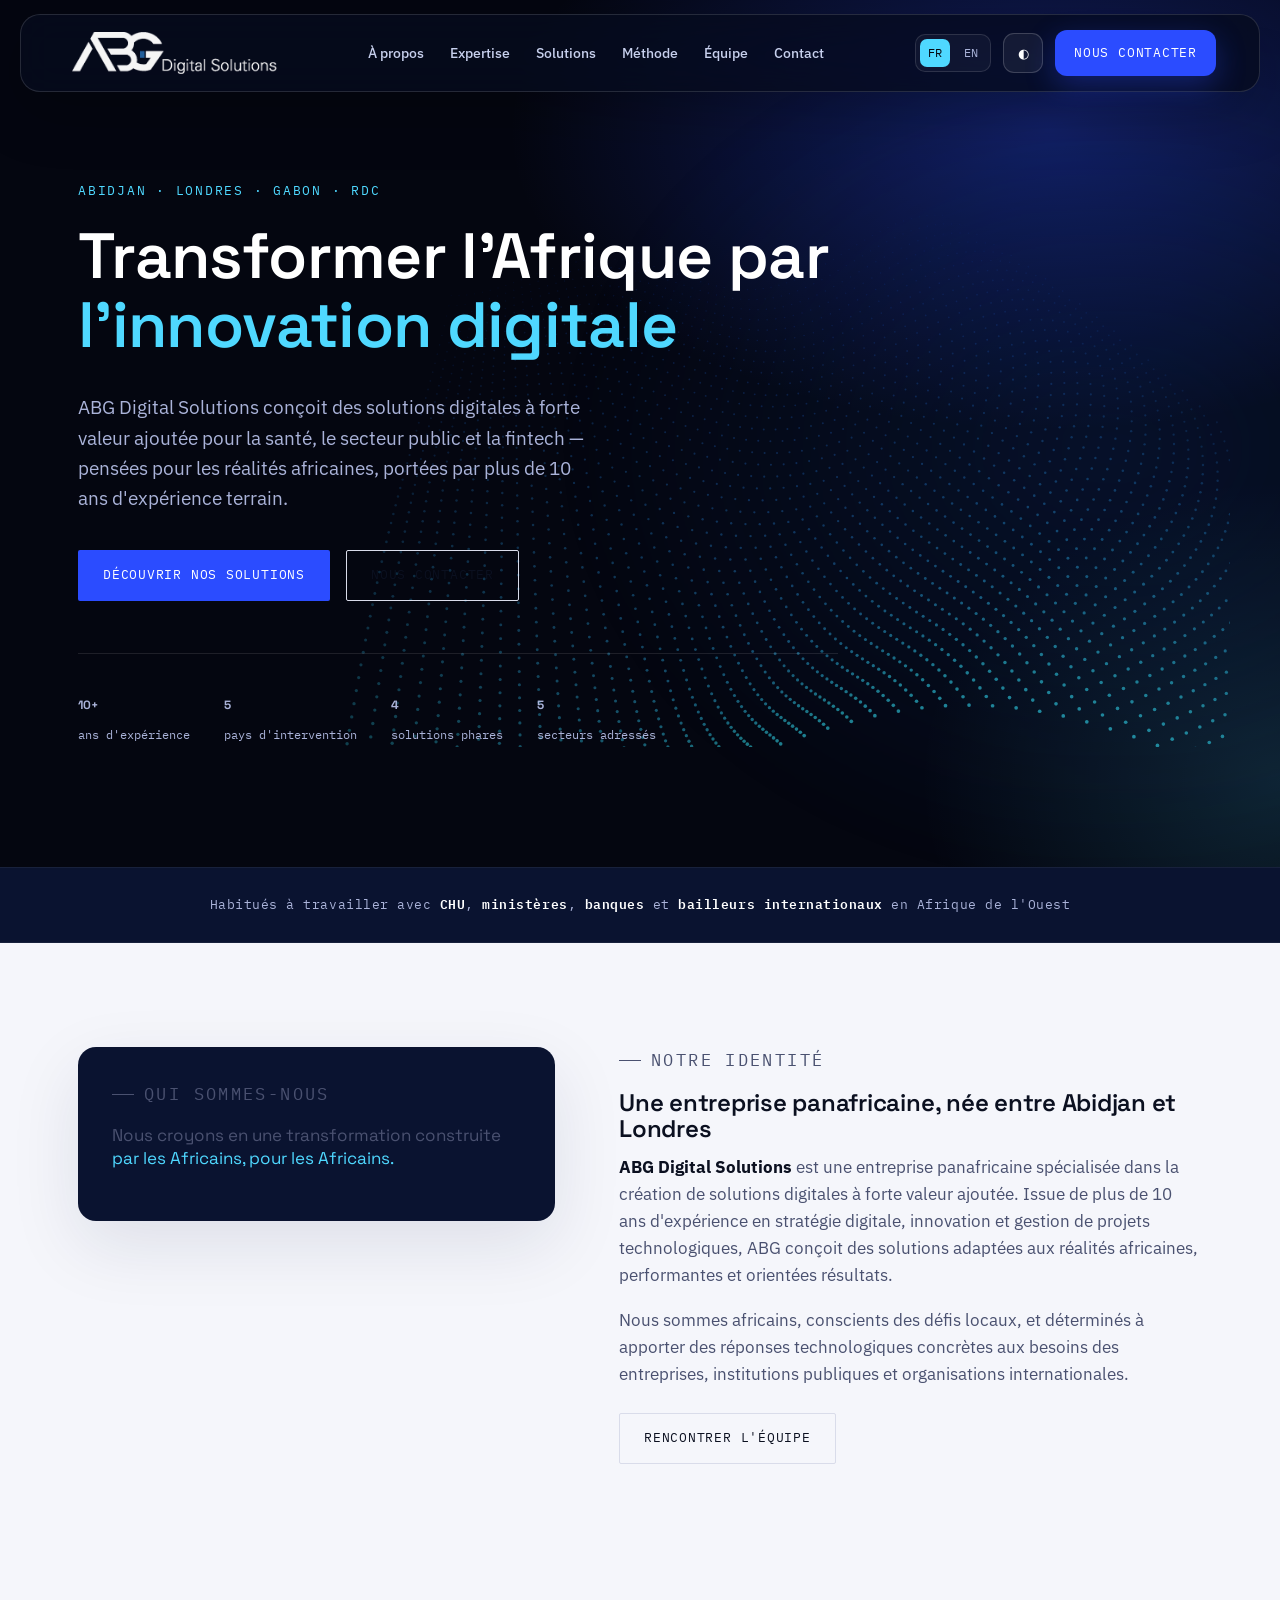
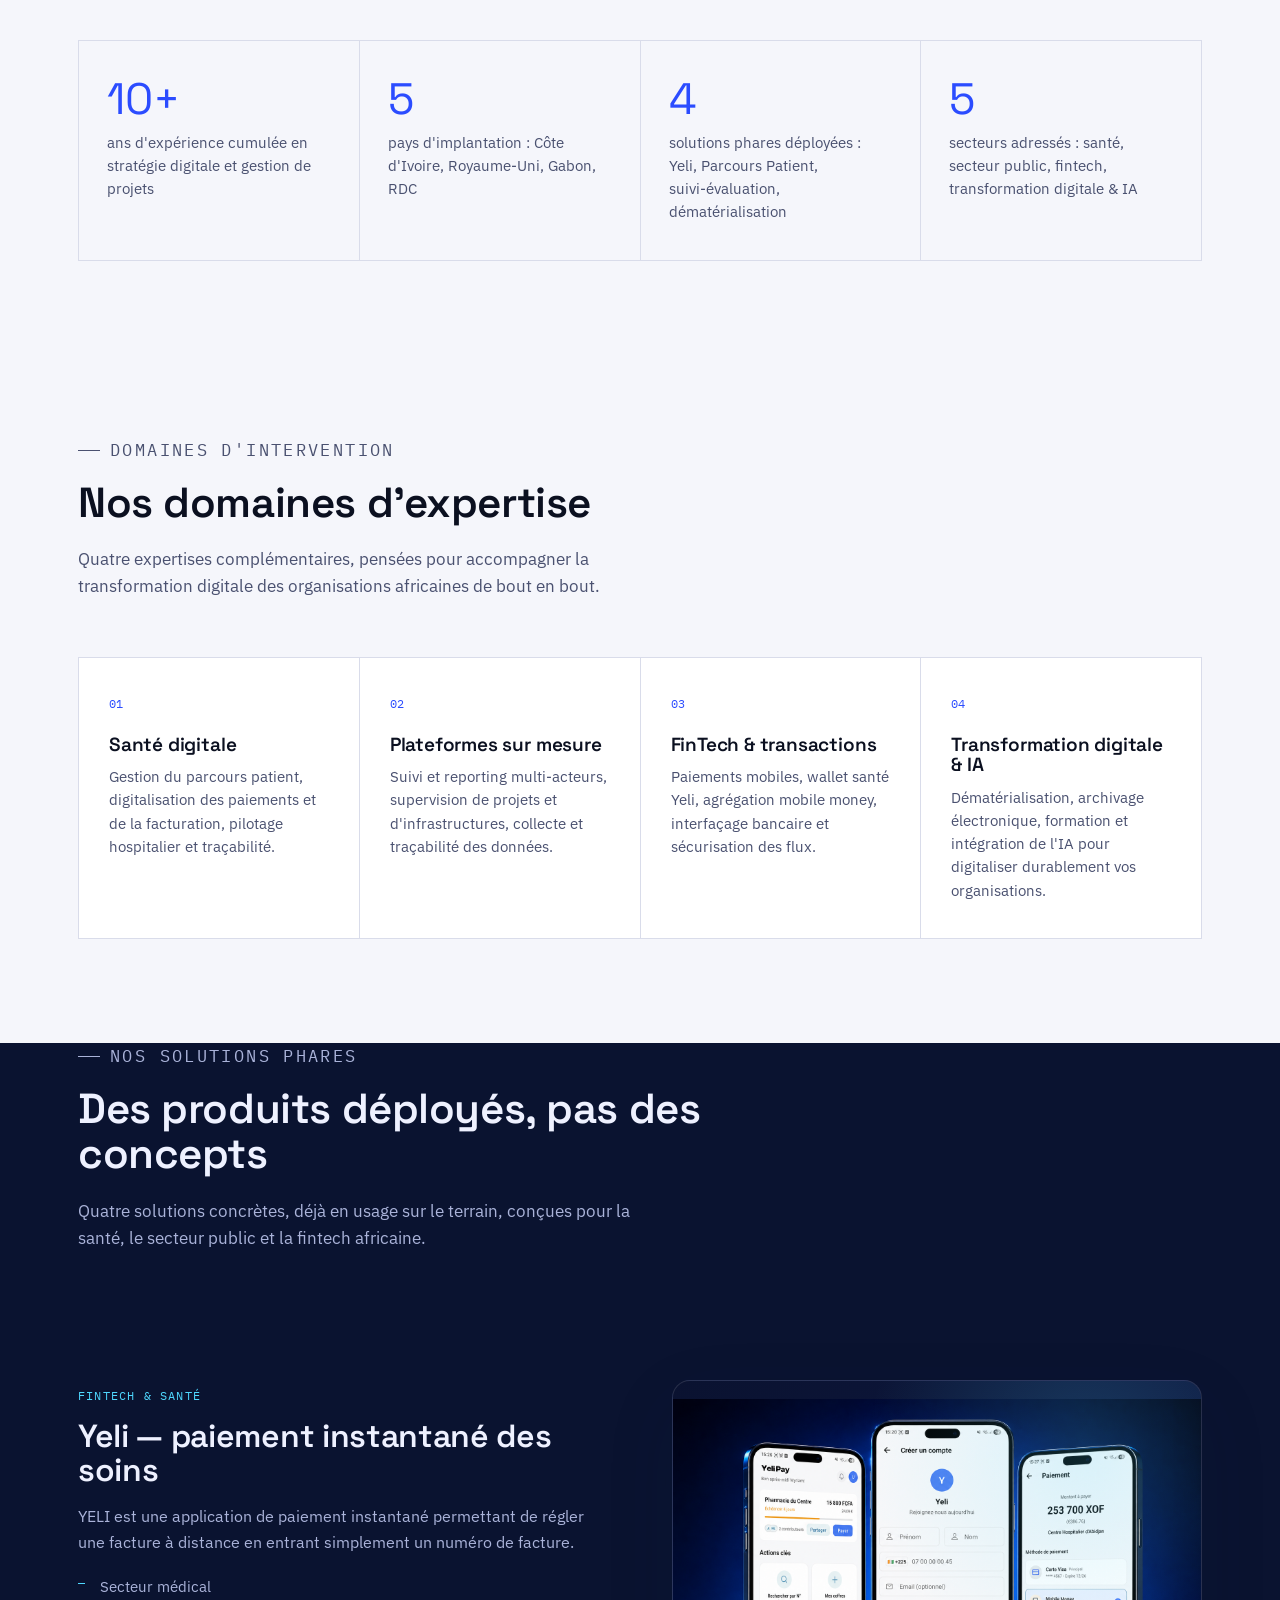
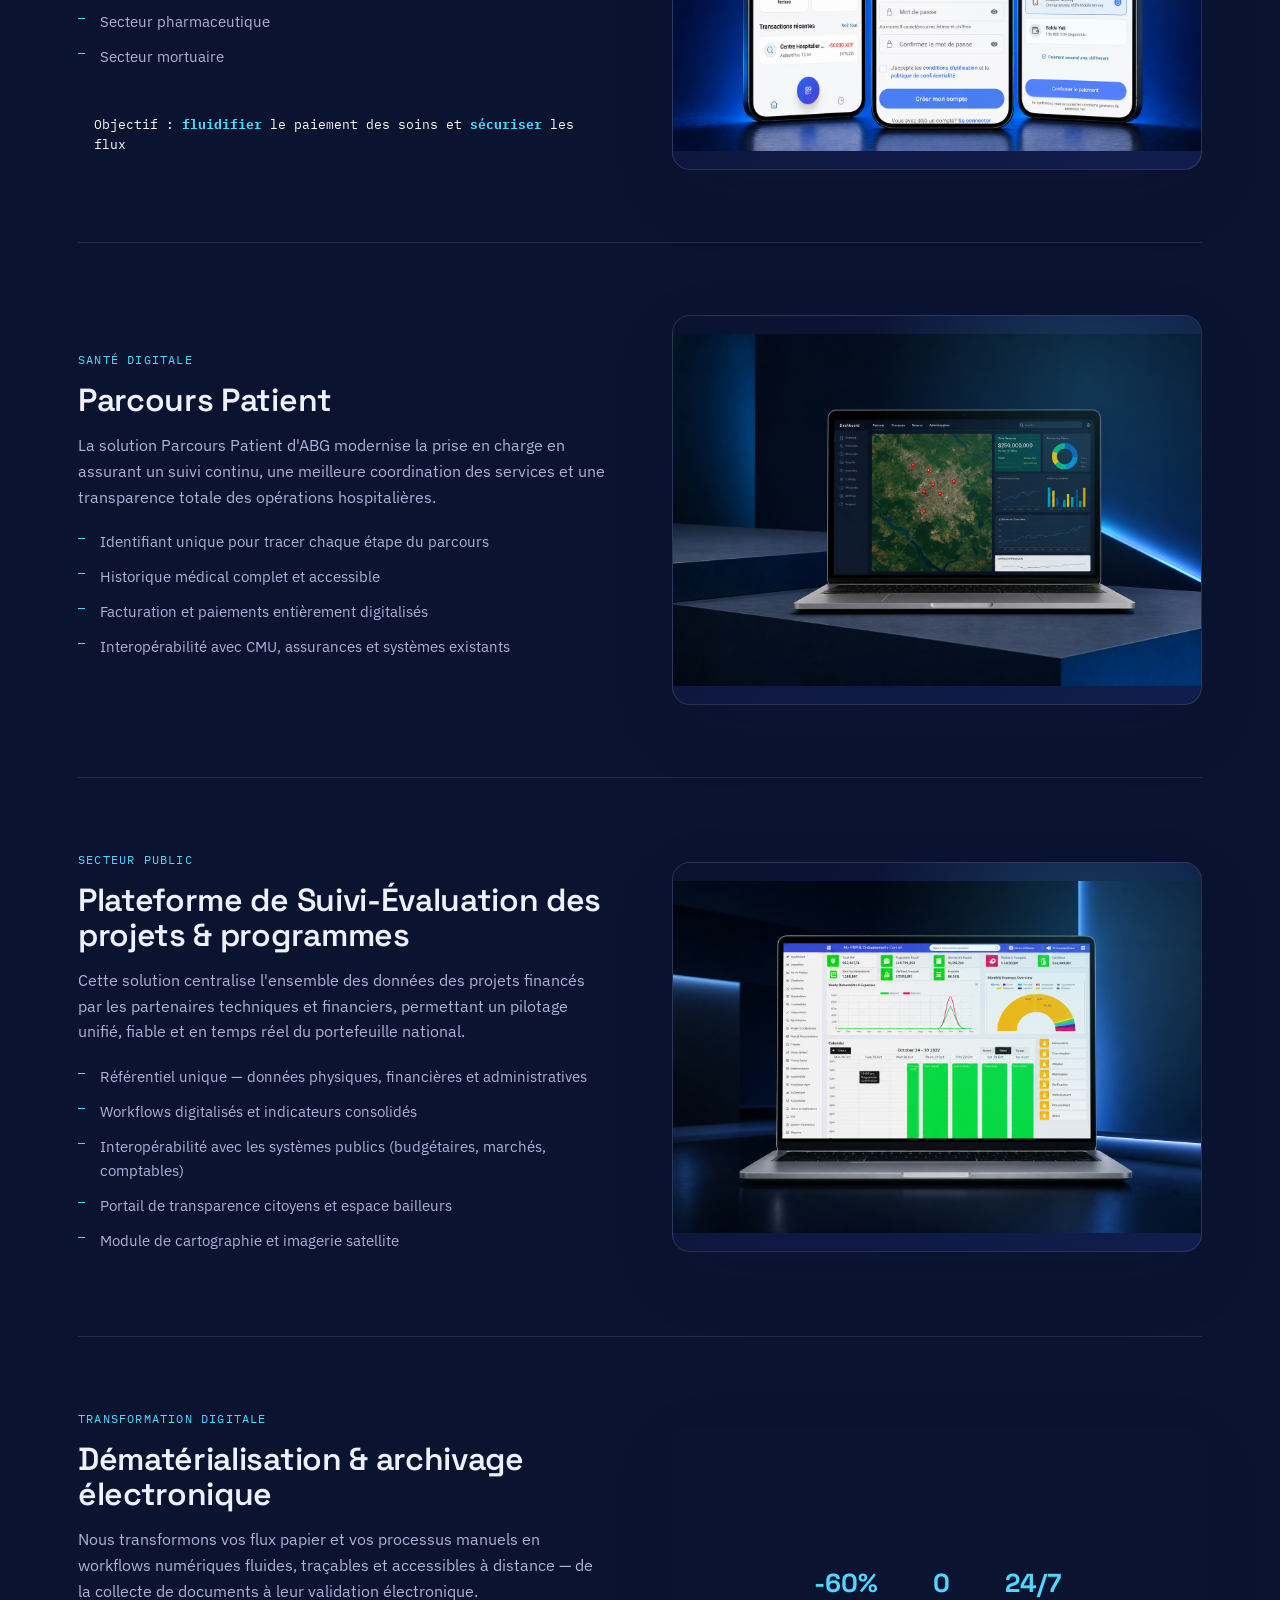
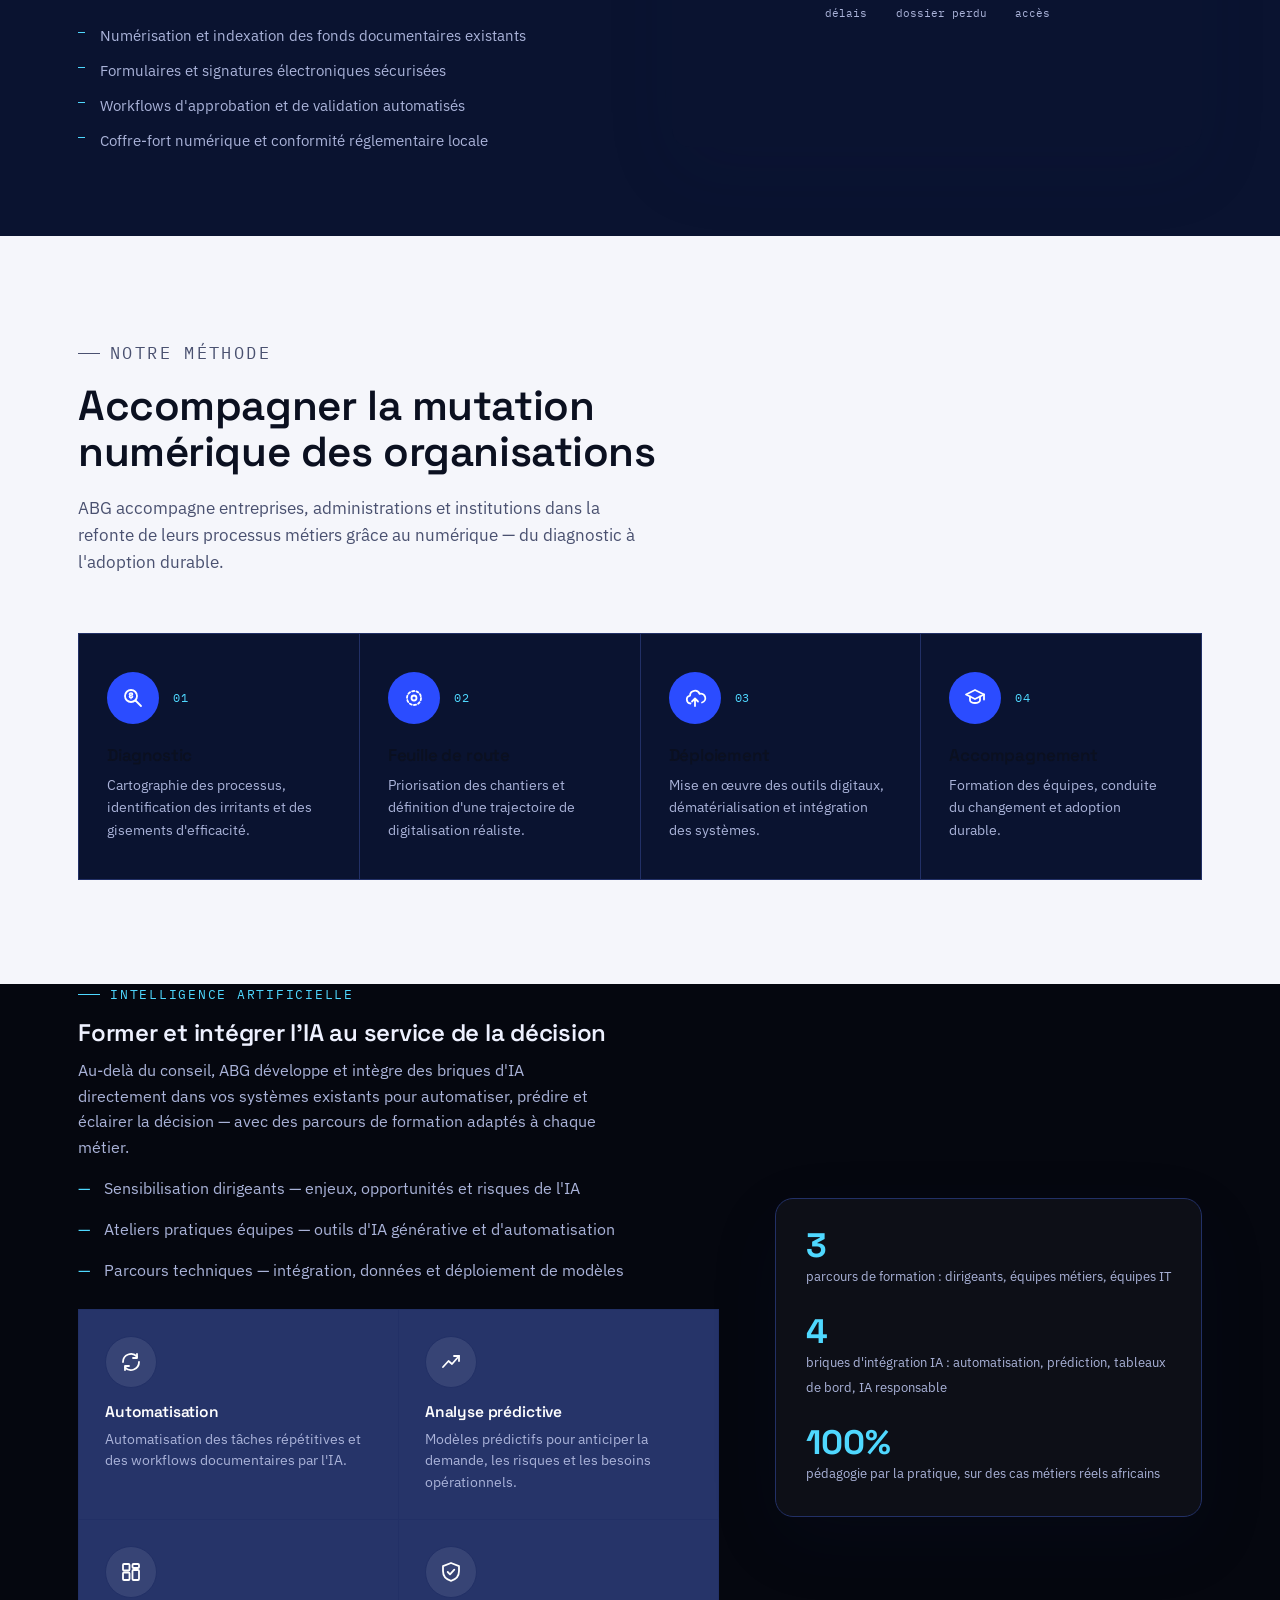
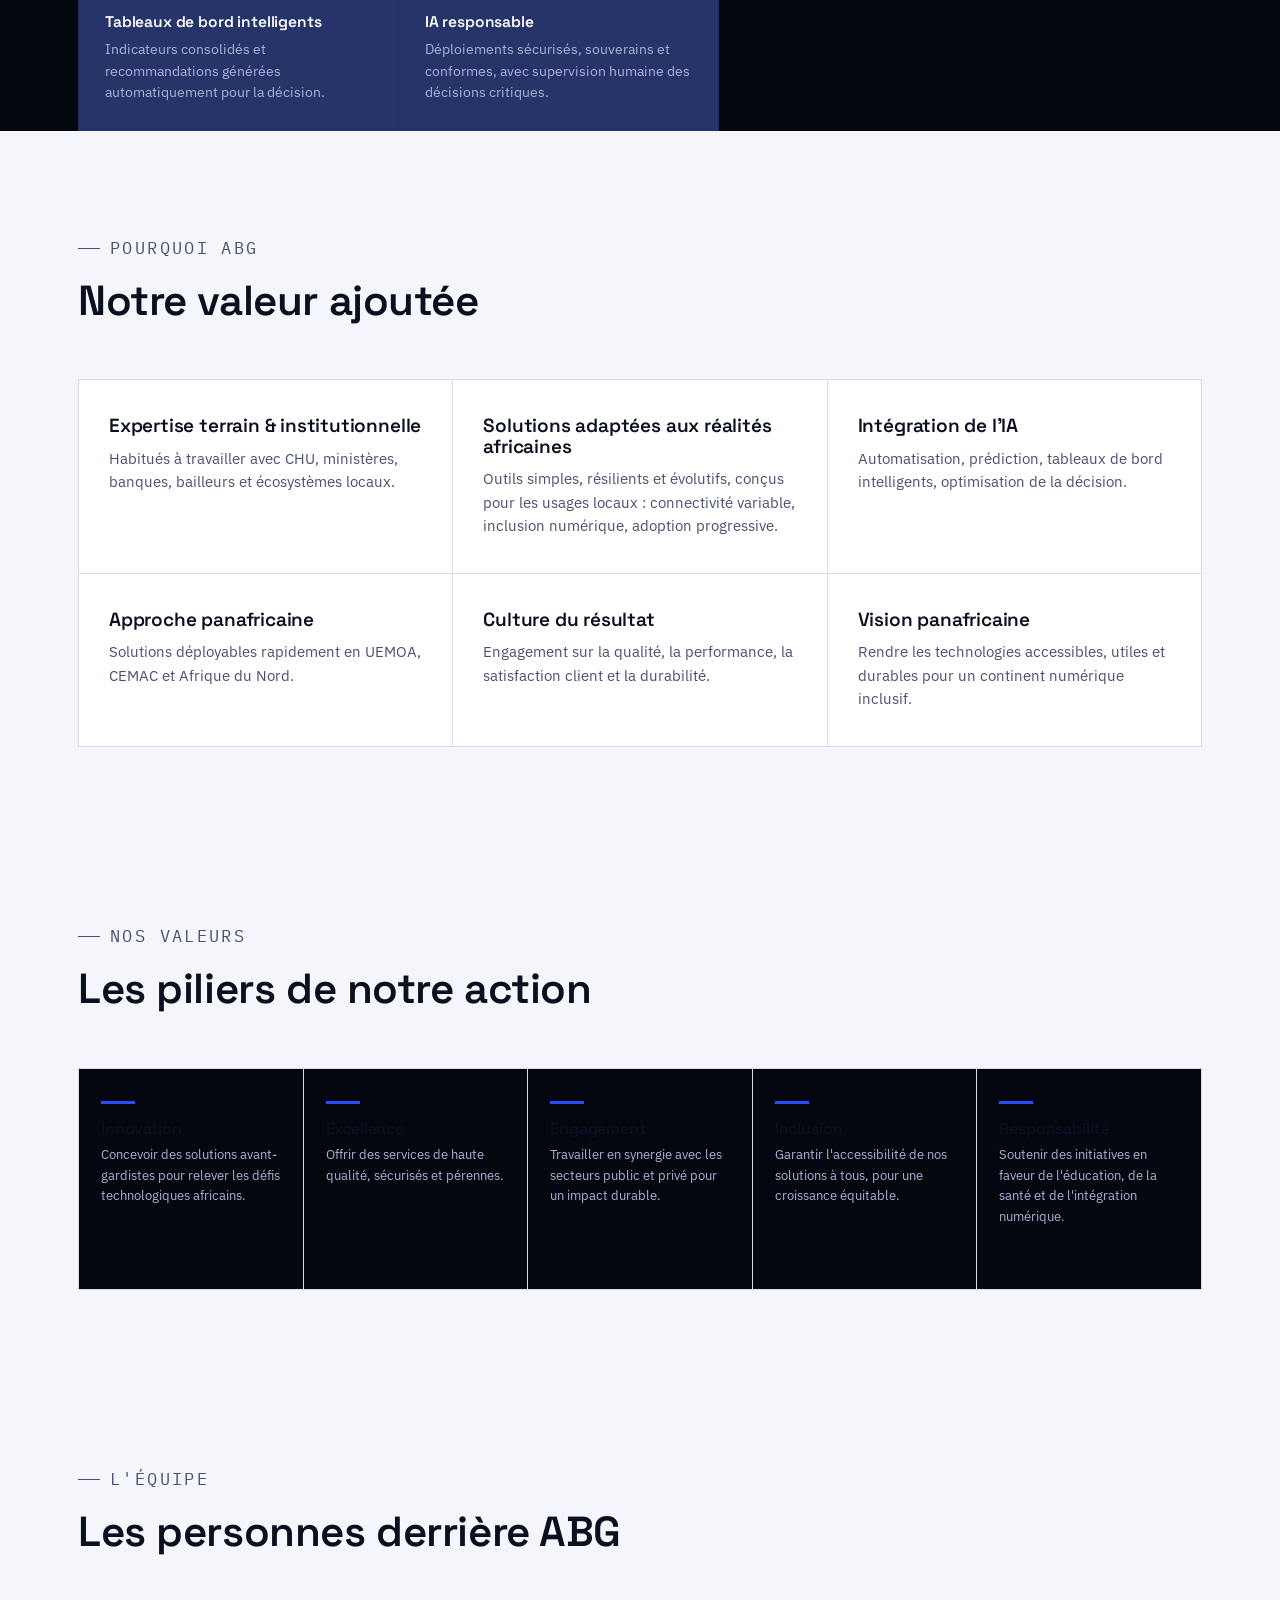
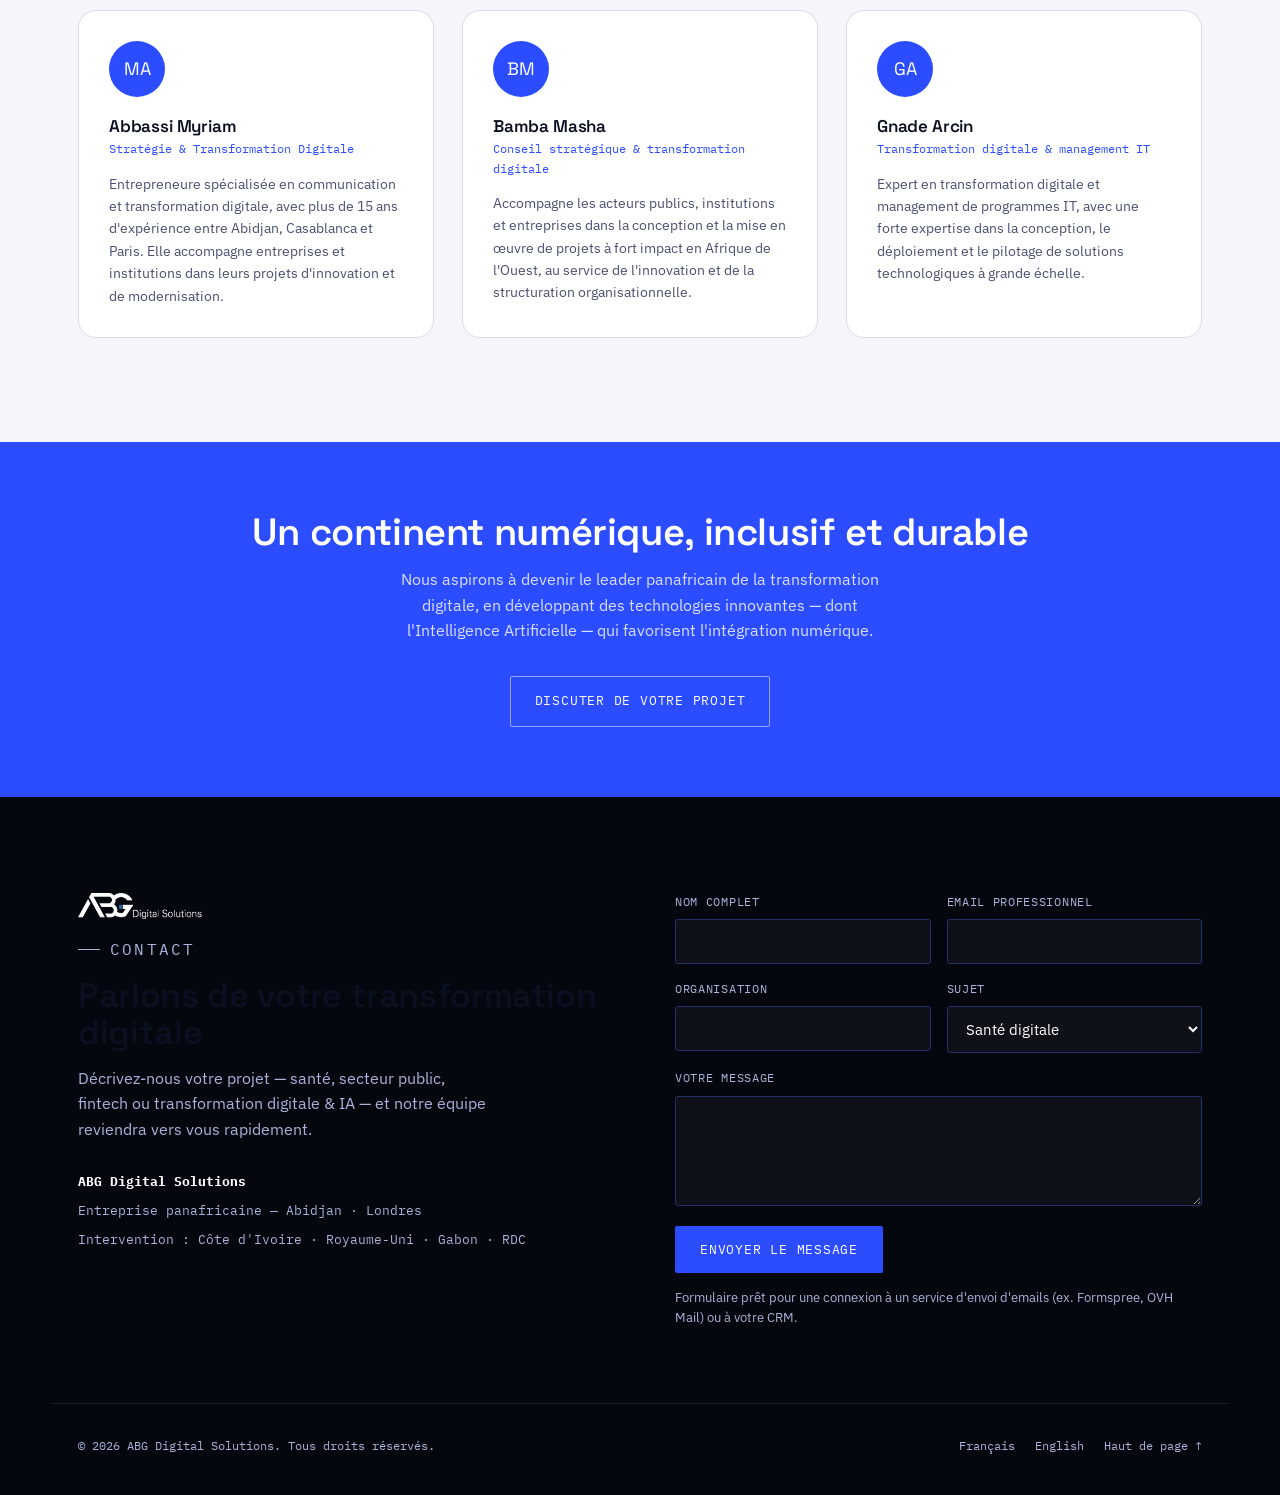
<file: index.html>
<!DOCTYPE html>
<html lang="fr">
<head>
<meta charset="UTF-8">
<meta name="viewport" content="width=device-width, initial-scale=1">
<title>ABG Digital Solutions — Transformation digitale panafricaine</title>
<meta name="description" content="ABG Digital Solutions conçoit des solutions digitales à forte valeur ajoutée pour la santé, le secteur public et la fintech en Afrique : Yeli, Parcours Patient, plateformes de suivi-évaluation, IA et dématérialisation.">
<meta name="keywords" content="transformation digitale Afrique, santé digitale Côte d'Ivoire, Yeli paiement, parcours patient, dématérialisation, archivage électronique, IA Afrique, ABG Digital Solutions, Abidjan">
<meta name="robots" content="index, follow">
<meta name="author" content="ABG Digital Solutions">
<link rel="canonical" href="https://www.abgdigitalsolutions.com/">
<link rel="alternate" hreflang="fr" href="https://www.abgdigitalsolutions.com/">
<link rel="alternate" hreflang="en" href="https://www.abgdigitalsolutions.com/en/">
<link rel="alternate" hreflang="x-default" href="https://www.abgdigitalsolutions.com/">

<!-- Open Graph -->
<meta property="og:type" content="website">
<meta property="og:site_name" content="ABG Digital Solutions">
<meta property="og:title" content="ABG Digital Solutions — Transformer l'Afrique par l'innovation digitale">
<meta property="og:description" content="Solutions digitales pour la santé, le secteur public et la fintech en Afrique : Yeli, Parcours Patient, suivi-évaluation, IA et dématérialisation.">
<meta property="og:url" content="https://www.abgdigitalsolutions.com/">
<meta property="og:locale" content="fr_FR">
<meta property="og:locale:alternate" content="en_GB">
<meta property="og:image" content="https://www.abgdigitalsolutions.com/assets/img/og-cover.jpg">

<!-- Twitter -->
<meta name="twitter:card" content="summary_large_image">
<meta name="twitter:title" content="ABG Digital Solutions — Transformer l'Afrique par l'innovation digitale">
<meta name="twitter:description" content="Solutions digitales pour la santé, le secteur public et la fintech en Afrique.">

<link rel="icon" href="assets/favicon.svg" type="image/svg+xml">
<link rel="preconnect" href="https://fonts.googleapis.com">
<link rel="preconnect" href="https://fonts.gstatic.com" crossorigin>
<link href="https://fonts.googleapis.com/css2?family=Space+Grotesk:wght@500;600;700&family=IBM+Plex+Sans:wght@400;500;600&family=IBM+Plex+Mono:wght@400;500&display=swap" rel="stylesheet">
<link rel="stylesheet" href="assets/css/style.css">

<script type="application/ld+json">
{
  "@context": "https://schema.org",
  "@type": "Organization",
  "name": "ABG Digital Solutions",
  "alternateName": "ABG",
  "url": "https://www.abgdigitalsolutions.com/",
  "logo": "https://www.abgdigitalsolutions.com/assets/img/logo.png",
  "description": "Entreprise panafricaine spécialisée dans la création de solutions digitales à forte valeur ajoutée pour la santé, le secteur public et la fintech.",
  "areaServed": ["Côte d'Ivoire", "Royaume-Uni", "Gabon", "RDC"],
  "sameAs": []
}
</script>
</head>
<body>

<a class="skip-link" href="#main" style="position:absolute;left:-9999px;top:0;background:#fff;padding:10px;z-index:999">Aller au contenu</a>

<header class="nav">
  <div class="container nav__inner">
    <a href="#top" class="nav__logo" aria-label="ABG Digital Solutions — Accueil"><img src="assets/img/logo-white-hd.png" alt="ABG Digital Solutions" width="1904" height="398"></a>
    <nav class="nav__links" aria-label="Navigation principale">
      <a href="#apropos">À propos</a>
      <a href="#expertise">Expertise</a>
      <a href="#solutions">Solutions</a>
      <a href="#methode">Méthode</a>
      <a href="#equipe">Équipe</a>
      <a href="#contact">Contact</a>
    </nav>
    <div class="nav__cta">
      <div class="nav__lang" aria-label="Choix de la langue">
        <a href="index.html" class="is-active" hreflang="fr" lang="fr">FR</a>
        <a href="en/index.html" hreflang="en" lang="en">EN</a>
      </div>
      <button class="theme-toggle" type="button" aria-label="Activer le mode sombre" aria-pressed="false">
        <span class="theme-toggle__sun" aria-hidden="true">☼</span><span class="theme-toggle__moon" aria-hidden="true">◐</span>
      </button>
      <a href="#contact" class="btn btn-primary">Nous contacter</a>
      <button class="nav__toggle" aria-label="Ouvrir le menu" aria-expanded="false">
        <span></span><span></span><span></span>
      </button>
    </div>
  </div>
</header>

<main id="main">

  <!-- HERO -->
  <section class="hero" id="top">
    <div class="container hero__grid">
      <div>
        <p class="hero__kicker">Abidjan · Londres · Gabon · RDC</p>
        <h1>Transformer l'Afrique par <em>l'innovation digitale</em></h1>
        <p class="hero__lead">ABG Digital Solutions conçoit des solutions digitales à forte valeur ajoutée pour la santé, le secteur public et la fintech — pensées pour les réalités africaines, portées par plus de 10 ans d'expérience terrain.</p>
        <div class="hero__ctas">
          <a href="#solutions" class="btn btn-primary">Découvrir nos solutions</a>
          <a href="#contact" class="btn btn-ghost">Nous contacter</a>
        </div>
        <div class="hero__stats">
          <div><strong><span data-count="10" data-suffix="+">10+</span></strong><span>ans d'expérience</span></div>
          <div><strong><span data-count="5">5</span></strong><span>pays d'intervention</span></div>
          <div><strong><span data-count="4">4</span></strong><span>solutions phares</span></div>
          <div><strong><span data-count="5">5</span></strong><span>secteurs adressés</span></div>
        </div>
      </div>
      <canvas class="hero-wave" data-particle-wave aria-hidden="true"></canvas>
    </div>
  </section>

  <div class="trust"><div class="container">Habitués à travailler avec <b>CHU</b>, <b>ministères</b>, <b>banques</b> et <b>bailleurs internationaux</b> en Afrique de l'Ouest</div></div>

  <!-- ABOUT -->
  <section class="section" id="apropos">
    <div class="container about">
      <div class="about__figure" data-reveal>
        <p class="eyebrow on-dark">Qui sommes-nous</p>
        <p class="about__quote">Nous croyons en une transformation construite <span>par les Africains, pour les Africains.</span></p>
      </div>
      <div data-reveal>
        <p class="eyebrow">Notre identité</p>
        <h2>Une entreprise panafricaine, née entre Abidjan et Londres</h2>
        <p><strong>ABG Digital Solutions</strong> est une entreprise panafricaine spécialisée dans la création de solutions digitales à forte valeur ajoutée. Issue de plus de 10 ans d'expérience en stratégie digitale, innovation et gestion de projets technologiques, ABG conçoit des solutions adaptées aux réalités africaines, performantes et orientées résultats.</p>
        <p>Nous sommes africains, conscients des défis locaux, et déterminés à apporter des réponses technologiques concrètes aux besoins des entreprises, institutions publiques et organisations internationales.</p>
        <a href="#equipe" class="btn btn-ghost" style="margin-top:8px;">Rencontrer l'équipe</a>
      </div>
    </div>
  </section>

  <!-- STATS -->
  <section class="section--tight" data-reveal>
    <div class="container">
      <div class="stat-strip">
        <div class="stat-strip__item"><div class="stat-strip__num">10+</div><div class="stat-strip__label">ans d'expérience cumulée en stratégie digitale et gestion de projets</div></div>
        <div class="stat-strip__item"><div class="stat-strip__num">5</div><div class="stat-strip__label">pays d'implantation : Côte d'Ivoire, Royaume-Uni, Gabon, RDC</div></div>
        <div class="stat-strip__item"><div class="stat-strip__num">4</div><div class="stat-strip__label">solutions phares déployées : Yeli, Parcours Patient, suivi-évaluation, dématérialisation</div></div>
        <div class="stat-strip__item"><div class="stat-strip__num">5</div><div class="stat-strip__label">secteurs adressés : santé, secteur public, fintech, transformation digitale &amp; IA</div></div>
      </div>
    </div>
  </section>

  <!-- EXPERTISE -->
  <section class="section" id="expertise">
    <div class="container">
      <div class="section-head" data-reveal>
        <p class="eyebrow">Domaines d'intervention</p>
        <h2>Nos domaines d'expertise</h2>
        <p>Quatre expertises complémentaires, pensées pour accompagner la transformation digitale des organisations africaines de bout en bout.</p>
      </div>
      <div class="grid-4" data-reveal>
        <div class="expert-card"><span class="num">01</span><h3>Santé digitale</h3><p>Gestion du parcours patient, digitalisation des paiements et de la facturation, pilotage hospitalier et traçabilité.</p></div>
        <div class="expert-card"><span class="num">02</span><h3>Plateformes sur mesure</h3><p>Suivi et reporting multi-acteurs, supervision de projets et d'infrastructures, collecte et traçabilité des données.</p></div>
        <div class="expert-card"><span class="num">03</span><h3>FinTech &amp; transactions</h3><p>Paiements mobiles, wallet santé Yeli, agrégation mobile money, interfaçage bancaire et sécurisation des flux.</p></div>
        <div class="expert-card"><span class="num">04</span><h3>Transformation digitale &amp; IA</h3><p>Dématérialisation, archivage électronique, formation et intégration de l'IA pour digitaliser durablement vos organisations.</p></div>
      </div>
    </div>
  </section>

  <!-- SOLUTIONS -->
  <section class="section--dark on-dark" id="solutions">
    <div class="container">
      <div class="section-head on-dark" data-reveal>
        <p class="eyebrow">Nos solutions phares</p>
        <h2>Des produits déployés, pas des concepts</h2>
        <p>Quatre solutions concrètes, déjà en usage sur le terrain, conçues pour la santé, le secteur public et la fintech africaine.</p>
      </div>

      <div class="solution" data-reveal>
        <div class="solution__content">
          <span class="solution__tag">FinTech &amp; santé</span>
          <h3>Yeli — paiement instantané des soins</h3>
          <p>YELI est une application de paiement instantané permettant de régler une facture à distance en entrant simplement un numéro de facture.</p>
          <ul>
            <li>Secteur médical</li>
            <li>Secteur pharmaceutique</li>
            <li>Secteur mortuaire</li>
          </ul>
          <span class="solution__badge">Objectif : <b>fluidifier</b> le paiement des soins et <b>sécuriser</b> les flux</span>
        </div>
        <div class="solution__visual mock-shot">
          <img src="assets/img/yeli-product-showcase.png" alt="Trois interfaces mobiles de Yeli Pay : accueil, création de compte et paiement" loading="lazy" width="1536" height="1024">
        </div>
      </div>

      <div class="solution" data-reveal>
        <div class="solution__content">
          <span class="solution__tag">Santé digitale</span>
          <h3>Parcours Patient</h3>
          <p>La solution Parcours Patient d'ABG modernise la prise en charge en assurant un suivi continu, une meilleure coordination des services et une transparence totale des opérations hospitalières.</p>
          <ul>
            <li>Identifiant unique pour tracer chaque étape du parcours</li>
            <li>Historique médical complet et accessible</li>
            <li>Facturation et paiements entièrement digitalisés</li>
            <li>Interopérabilité avec CMU, assurances et systèmes existants</li>
          </ul>
        </div>
        <div class="solution__visual mock-shot">
          <img src="assets/img/parcours-patient-showcase.png" alt="Plateforme Parcours Patient présentée sur ordinateur portable" loading="lazy" width="1536" height="1024">
        </div>
      </div>

      <div class="solution" data-reveal>
        <div class="solution__content">
          <span class="solution__tag">Secteur public</span>
          <h3>Plateforme de Suivi-Évaluation des projets &amp; programmes</h3>
          <p>Cette solution centralise l'ensemble des données des projets financés par les partenaires techniques et financiers, permettant un pilotage unifié, fiable et en temps réel du portefeuille national.</p>
          <ul>
            <li>Référentiel unique — données physiques, financières et administratives</li>
            <li>Workflows digitalisés et indicateurs consolidés</li>
            <li>Interopérabilité avec les systèmes publics (budgétaires, marchés, comptables)</li>
            <li>Portail de transparence citoyens et espace bailleurs</li>
            <li>Module de cartographie et imagerie satellite</li>
          </ul>
        </div>
        <div class="solution__visual mock-shot">
          <img src="assets/img/suivi-evaluation-showcase.png" alt="Plateforme de suivi-évaluation des projets et programmes présentée sur ordinateur portable" loading="lazy" width="1536" height="1024">
        </div>
      </div>

      <div class="solution" data-reveal>
        <div class="solution__content">
          <span class="solution__tag">Transformation digitale</span>
          <h3>Dématérialisation &amp; archivage électronique</h3>
          <p>Nous transformons vos flux papier et vos processus manuels en workflows numériques fluides, traçables et accessibles à distance — de la collecte de documents à leur validation électronique.</p>
          <ul>
            <li>Numérisation et indexation des fonds documentaires existants</li>
            <li>Formulaires et signatures électroniques sécurisées</li>
            <li>Workflows d'approbation et de validation automatisés</li>
            <li>Coffre-fort numérique et conformité réglementaire locale</li>
          </ul>
        </div>
        <div class="solution__visual mock">
          <div class="mock-dash" style="text-align:center">
            <div style="display:flex;gap:18px;justify-content:center;margin-top:12px;">
              <div><strong style="font-family:var(--font-display);font-size:26px;color:var(--cyan-400);display:block;">-60%</strong><span style="color:var(--text-on-dark-dim)">délais</span></div>
              <div><strong style="font-family:var(--font-display);font-size:26px;color:var(--cyan-400);display:block;">0</strong><span style="color:var(--text-on-dark-dim)">dossier perdu</span></div>
              <div><strong style="font-family:var(--font-display);font-size:26px;color:var(--cyan-400);display:block;">24/7</strong><span style="color:var(--text-on-dark-dim)">accès</span></div>
            </div>
          </div>
        </div>
      </div>
    </div>
  </section>

  <!-- METHOD / PROCESS -->
  <section class="section" id="methode">
    <div class="container">
      <div class="section-head" data-reveal>
        <p class="eyebrow">Notre méthode</p>
        <h2>Accompagner la mutation numérique des organisations</h2>
        <p>ABG accompagne entreprises, administrations et institutions dans la refonte de leurs processus métiers grâce au numérique — du diagnostic à l'adoption durable.</p>
      </div>
      <div class="process" data-reveal>
        <div class="process__step">
          <div class="process__head">
            <div class="icon-badge"><svg viewBox="0 0 24 24"><circle cx="10" cy="10" r="6"/><line x1="20" y1="20" x2="14.5" y2="14.5"/><path d="M10 7.2v5.6M8.3 8.4c0-.9.8-1.6 1.7-1.6s1.7.6 1.7 1.4-.8 1-1.7 1-1.7.4-1.7 1.2.8 1.4 1.7 1.4 1.7-.7 1.7-1.6" stroke-width="1.2"/></svg></div>
            <span class="process__num">01</span>
          </div>
          <h4>Diagnostic</h4><p>Cartographie des processus, identification des irritants et des gisements d'efficacité.</p>
        </div>
        <div class="process__step">
          <div class="process__head">
            <div class="icon-badge"><svg viewBox="0 0 24 24"><circle cx="12" cy="12" r="7" stroke-dasharray="2.2 2.2"/><circle cx="12" cy="12" r="2.5"/></svg></div>
            <span class="process__num">02</span>
          </div>
          <h4>Feuille de route</h4><p>Priorisation des chantiers et définition d'une trajectoire de digitalisation réaliste.</p>
        </div>
        <div class="process__step">
          <div class="process__head">
            <div class="icon-badge"><svg viewBox="0 0 24 24"><path d="M7.5 17.5a4 4 0 01-.5-7.9 5 5 0 019.6-1.8A4.2 4.2 0 0119 16.5"/><path d="M12 20v-7M9 15.5L12 12.5l3 3"/></svg></div>
            <span class="process__num">03</span>
          </div>
          <h4>Déploiement</h4><p>Mise en œuvre des outils digitaux, dématérialisation et intégration des systèmes.</p>
        </div>
        <div class="process__step">
          <div class="process__head">
            <div class="icon-badge"><svg viewBox="0 0 24 24"><path d="M12 4 L21 8.5 L12 13 L3 8.5 Z"/><path d="M7 10.3v4c0 1.4 2.2 2.7 5 2.7s5-1.3 5-2.7v-4"/><path d="M21 8.5v5"/></svg></div>
            <span class="process__num">04</span>
          </div>
          <h4>Accompagnement</h4><p>Formation des équipes, conduite du changement et adoption durable.</p>
        </div>
      </div>
    </div>
  </section>

  <!-- AI -->
  <section class="section--ink on-dark">
    <div class="container benefits">
      <div data-reveal>
        <p class="eyebrow on-dark">Intelligence artificielle</p>
        <h2>Former et intégrer l'IA au service de la décision</h2>
        <p style="color:var(--text-on-dark-dim);font-size:16px;max-width:520px;">Au-delà du conseil, ABG développe et intègre des briques d'IA directement dans vos systèmes existants pour automatiser, prédire et éclairer la décision — avec des parcours de formation adaptés à chaque métier.</p>
        <ul class="benefits__list">
          <li>Sensibilisation dirigeants — enjeux, opportunités et risques de l'IA</li>
          <li>Ateliers pratiques équipes — outils d'IA générative et d'automatisation</li>
          <li>Parcours techniques — intégration, données et déploiement de modèles</li>
        </ul>
        <div class="ai-grid">
          <div class="ai-card">
            <div class="icon-badge icon-badge--dark"><svg viewBox="0 0 24 24"><path d="M4 12a8 8 0 0114-5.3M20 12a8 8 0 01-14 5.3"/><path d="M18 4v4h-4M6 20v-4h4"/></svg></div>
            <h4>Automatisation</h4><p>Automatisation des tâches répétitives et des workflows documentaires par l'IA.</p>
          </div>
          <div class="ai-card">
            <div class="icon-badge icon-badge--dark"><svg viewBox="0 0 24 24"><path d="M4 17 L9.5 11 L13 14 L20 6"/><path d="M15 6h5v5"/></svg></div>
            <h4>Analyse prédictive</h4><p>Modèles prédictifs pour anticiper la demande, les risques et les besoins opérationnels.</p>
          </div>
          <div class="ai-card">
            <div class="icon-badge icon-badge--dark"><svg viewBox="0 0 24 24"><rect x="4" y="4" width="6.5" height="6.5" rx="1"/><rect x="13.5" y="4" width="6.5" height="4" rx="1"/><rect x="13.5" y="10" width="6.5" height="10" rx="1"/><rect x="4" y="12.5" width="6.5" height="7.5" rx="1"/></svg></div>
            <h4>Tableaux de bord intelligents</h4><p>Indicateurs consolidés et recommandations générées automatiquement pour la décision.</p>
          </div>
          <div class="ai-card">
            <div class="icon-badge icon-badge--dark"><svg viewBox="0 0 24 24"><path d="M12 3 L20 6.2 V11 c0 5.2-3.8 8.6-8 9.8-4.2-1.2-8-4.6-8-9.8V6.2 Z"/><path d="M8.7 12 l2.3 2.3 4.3-4.6"/></svg></div>
            <h4>IA responsable</h4><p>Déploiements sécurisés, souverains et conformes, avec supervision humaine des décisions critiques.</p>
          </div>
        </div>
      </div>
      <div class="benefits__panel" data-reveal>
        <div class="figure"><strong>3</strong><span>parcours de formation : dirigeants, équipes métiers, équipes IT</span></div>
        <div class="figure"><strong>4</strong><span>briques d'intégration IA : automatisation, prédiction, tableaux de bord, IA responsable</span></div>
        <div class="figure"><strong>100%</strong><span>pédagogie par la pratique, sur des cas métiers réels africains</span></div>
      </div>
    </div>
  </section>

  <!-- VALUE PROP -->
  <section class="section" id="valeur">
    <div class="container">
      <div class="section-head" data-reveal>
        <p class="eyebrow">Pourquoi ABG</p>
        <h2>Notre valeur ajoutée</h2>
      </div>
      <div class="grid-3" data-reveal>
        <div class="expert-card"><h3>Expertise terrain &amp; institutionnelle</h3><p>Habitués à travailler avec CHU, ministères, banques, bailleurs et écosystèmes locaux.</p></div>
        <div class="expert-card"><h3>Solutions adaptées aux réalités africaines</h3><p>Outils simples, résilients et évolutifs, conçus pour les usages locaux : connectivité variable, inclusion numérique, adoption progressive.</p></div>
        <div class="expert-card"><h3>Intégration de l'IA</h3><p>Automatisation, prédiction, tableaux de bord intelligents, optimisation de la décision.</p></div>
        <div class="expert-card"><h3>Approche panafricaine</h3><p>Solutions déployables rapidement en UEMOA, CEMAC et Afrique du Nord.</p></div>
        <div class="expert-card"><h3>Culture du résultat</h3><p>Engagement sur la qualité, la performance, la satisfaction client et la durabilité.</p></div>
        <div class="expert-card"><h3>Vision panafricaine</h3><p>Rendre les technologies accessibles, utiles et durables pour un continent numérique inclusif.</p></div>
      </div>
    </div>
  </section>

  <!-- VALUES -->
  <section class="section--tight">
    <div class="container">
      <div class="section-head" data-reveal>
        <p class="eyebrow">Nos valeurs</p>
        <h2>Les piliers de notre action</h2>
      </div>
      <div class="grid-5" data-reveal>
        <div class="value-card"><div><div class="bar"></div><h4>Innovation</h4><p>Concevoir des solutions avant-gardistes pour relever les défis technologiques africains.</p></div></div>
        <div class="value-card"><div><div class="bar"></div><h4>Excellence</h4><p>Offrir des services de haute qualité, sécurisés et pérennes.</p></div></div>
        <div class="value-card"><div><div class="bar"></div><h4>Engagement</h4><p>Travailler en synergie avec les secteurs public et privé pour un impact durable.</p></div></div>
        <div class="value-card"><div><div class="bar"></div><h4>Inclusion</h4><p>Garantir l'accessibilité de nos solutions à tous, pour une croissance équitable.</p></div></div>
        <div class="value-card"><div><div class="bar"></div><h4>Responsabilité</h4><p>Soutenir des initiatives en faveur de l'éducation, de la santé et de l'intégration numérique.</p></div></div>
      </div>
    </div>
  </section>

  <!-- TEAM -->
  <section class="section" id="equipe">
    <div class="container">
      <div class="section-head" data-reveal>
        <p class="eyebrow">L'équipe</p>
        <h2>Les personnes derrière ABG</h2>
      </div>
      <div class="team" data-reveal>
        <div class="team-card">
          <div class="team-card__avatar">MA</div>
          <h4>Abbassi Myriam</h4>
          <span class="role">Stratégie &amp; Transformation Digitale</span>
          <p>Entrepreneure spécialisée en communication et transformation digitale, avec plus de 15 ans d'expérience entre Abidjan, Casablanca et Paris. Elle accompagne entreprises et institutions dans leurs projets d'innovation et de modernisation.</p>
        </div>
        <div class="team-card">
          <div class="team-card__avatar">BM</div>
          <h4>Bamba Masha</h4>
          <span class="role">Conseil stratégique &amp; transformation digitale</span>
          <p>Accompagne les acteurs publics, institutions et entreprises dans la conception et la mise en œuvre de projets à fort impact en Afrique de l'Ouest, au service de l'innovation et de la structuration organisationnelle.</p>
        </div>
        <div class="team-card">
          <div class="team-card__avatar">GA</div>
          <h4>Gnade Arcin</h4>
          <span class="role">Transformation digitale &amp; management IT</span>
          <p>Expert en transformation digitale et management de programmes IT, avec une forte expertise dans la conception, le déploiement et le pilotage de solutions technologiques à grande échelle.</p>
        </div>
      </div>
    </div>
  </section>

  <!-- CTA BAND -->
  <section class="cta-band" data-reveal>
    <div class="container">
      <h2>Un continent numérique, inclusif et durable</h2>
      <p>Nous aspirons à devenir le leader panafricain de la transformation digitale, en développant des technologies innovantes — dont l'Intelligence Artificielle — qui favorisent l'intégration numérique.</p>
      <a href="#contact" class="btn btn-ghost">Discuter de votre projet</a>
    </div>
  </section>

  <!-- CONTACT / FOOTER -->
  <footer class="footer" id="contact">
    <div class="container footer__grid">
      <div class="footer__intro" data-reveal>
        <img src="assets/img/logo-white-hd.png" alt="ABG Digital Solutions" class="footer__logo" width="1904" height="398">
        <p class="eyebrow on-dark">Contact</p>
        <h2>Parlons de votre transformation digitale</h2>
        <p>Décrivez-nous votre projet — santé, secteur public, fintech ou transformation digitale &amp; IA — et notre équipe reviendra vers vous rapidement.</p>
        <div class="footer__meta">
          <div><b>ABG Digital Solutions</b></div>
          <div>Entreprise panafricaine — Abidjan · Londres</div>
          <div>Intervention : Côte d'Ivoire · Royaume-Uni · Gabon · RDC</div>
        </div>
      </div>
      <div data-reveal>
        <form id="contact-form" data-mailto="contact@abgdigitalsolutions.com" data-success-text="Ouverture de votre client mail…" data-error-text="Une erreur est survenue, merci de réessayer.">
          <div class="form-row">
            <div class="field">
              <label for="name">Nom complet</label>
              <input id="name" name="name" type="text" required autocomplete="name">
            </div>
            <div class="field">
              <label for="email">Email professionnel</label>
              <input id="email" name="email" type="email" required autocomplete="email">
            </div>
          </div>
          <div class="form-row">
            <div class="field">
              <label for="org">Organisation</label>
              <input id="org" name="org" type="text" autocomplete="organization">
            </div>
            <div class="field">
              <label for="topic">Sujet</label>
              <select id="topic" name="topic">
                <option>Santé digitale</option>
                <option>Secteur public</option>
                <option>FinTech</option>
                <option>Transformation digitale &amp; IA</option>
                <option>Autre</option>
              </select>
            </div>
          </div>
          <div class="field" style="margin-bottom:20px;">
            <label for="message">Votre message</label>
            <textarea id="message" name="message" required></textarea>
          </div>
          <button type="submit" class="btn btn-primary">Envoyer le message</button>
          <p class="form-status form-note" role="status" aria-live="polite"></p>
          <p class="form-note">Formulaire prêt pour une connexion à un service d'envoi d'emails (ex. Formspree, OVH Mail) ou à votre CRM.</p>
        </form>
      </div>
    </div>

    <div class="container footer__bottom">
      <span>© <span id="year"></span> ABG Digital Solutions. Tous droits réservés.</span>
      <div class="footer__links">
        <a href="index.html">Français</a>
        <a href="en/index.html">English</a>
        <a href="#top">Haut de page ↑</a>
      </div>
    </div>
  </footer>

</main>

<script>document.getElementById("year").textContent = new Date().getFullYear();</script>
<script src="assets/js/main.js"></script>
</body>
</html>
</file>
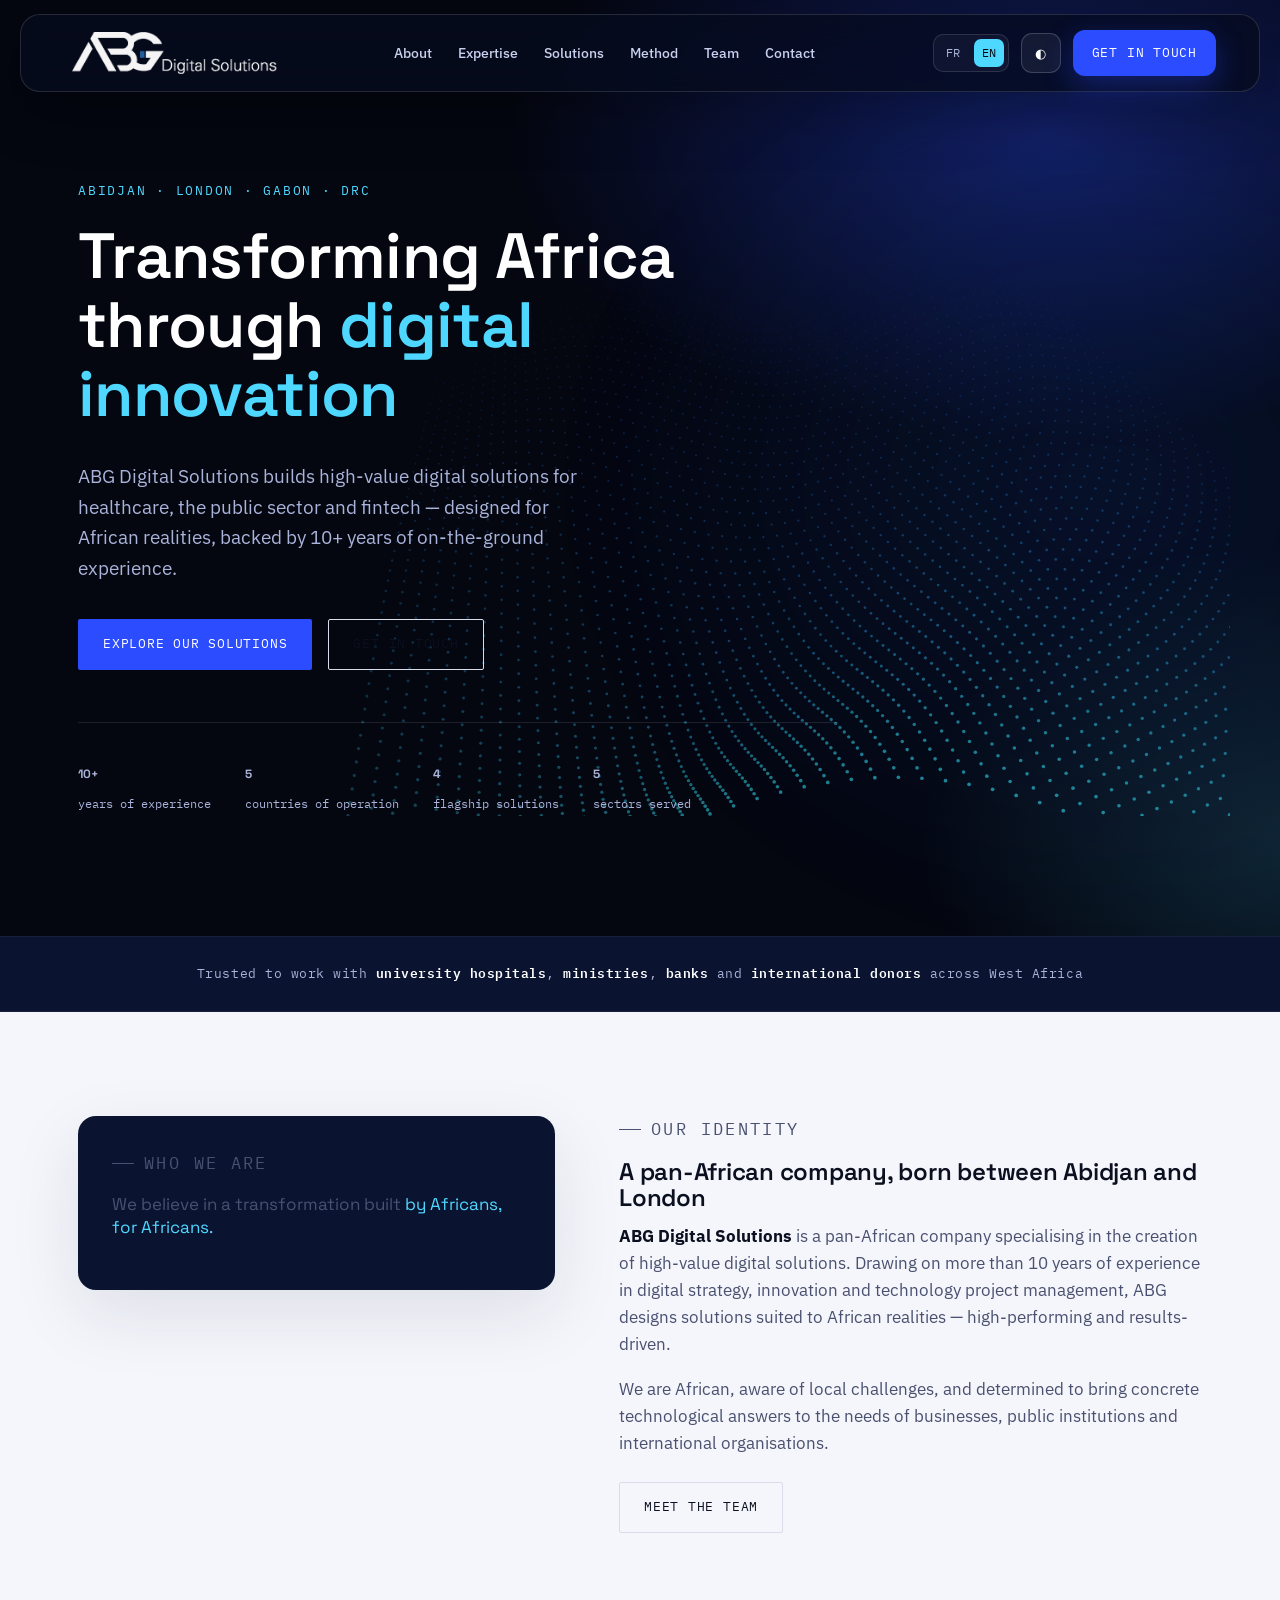
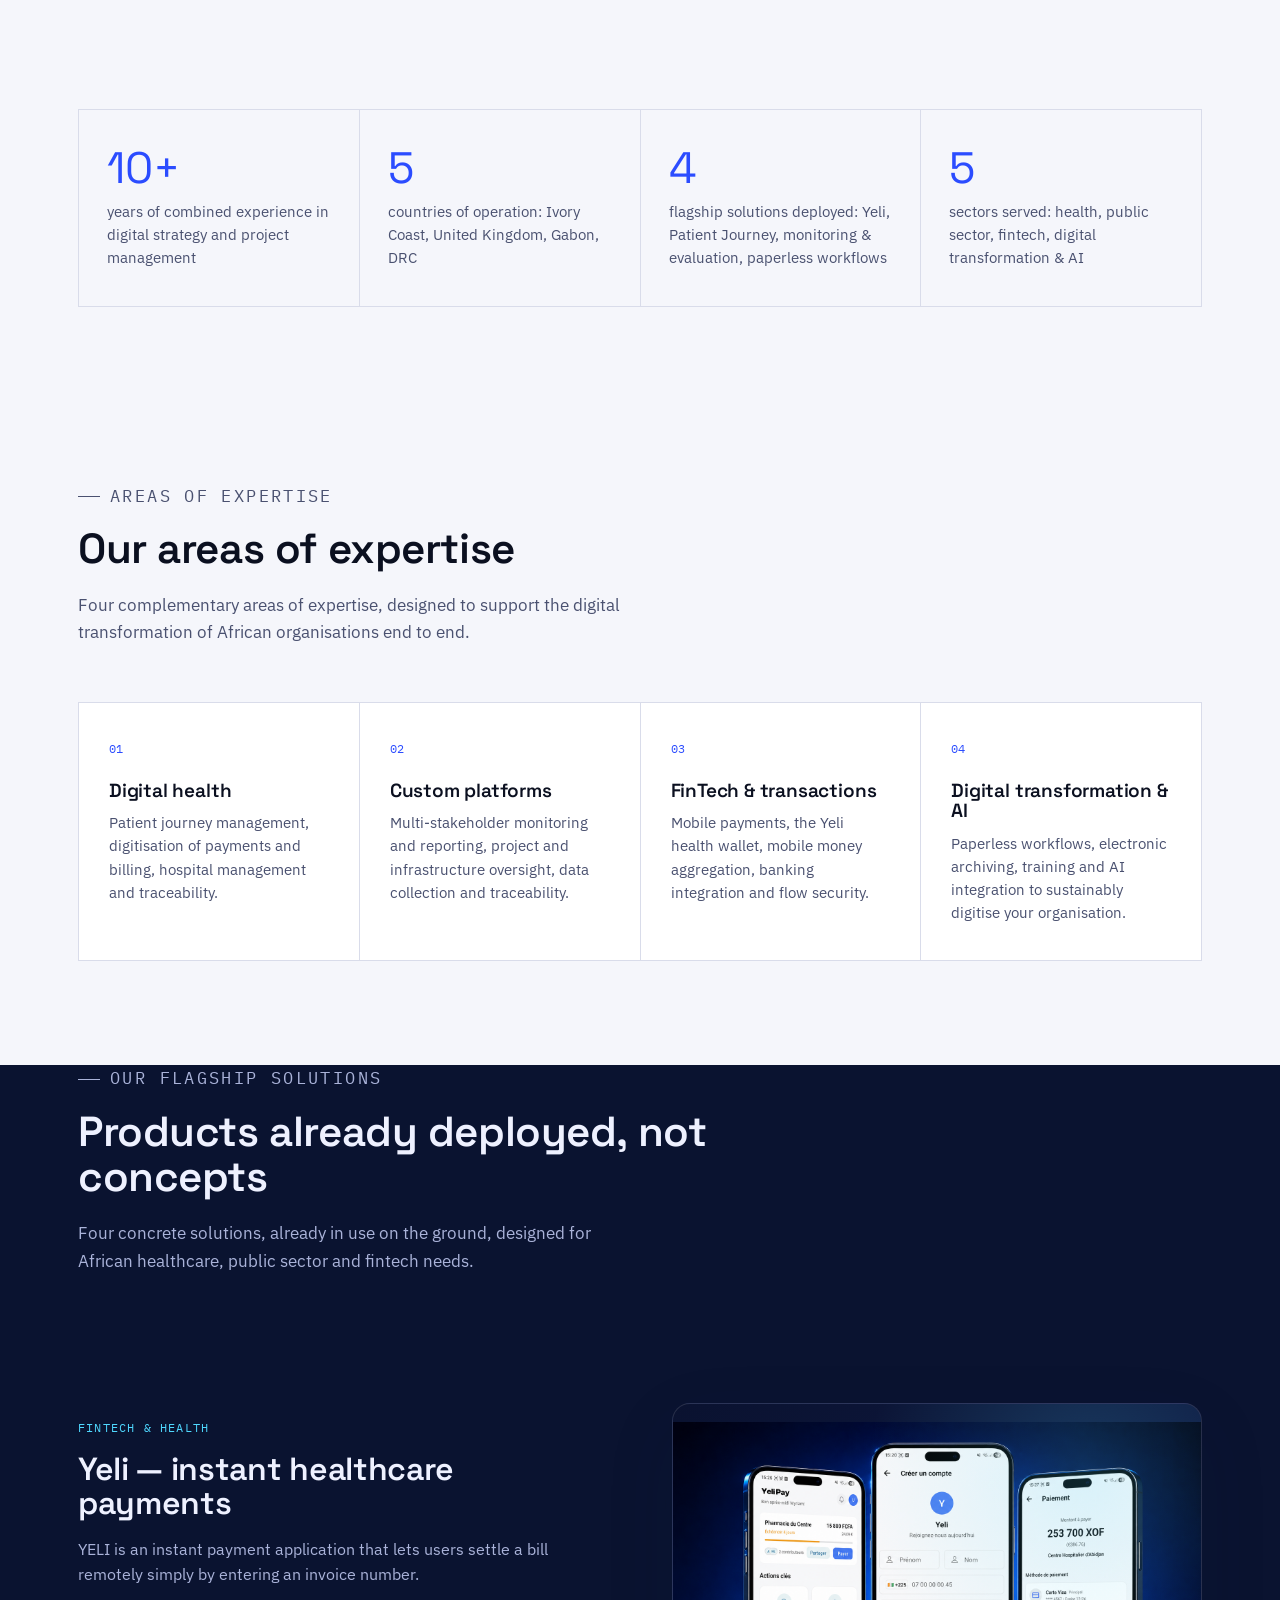
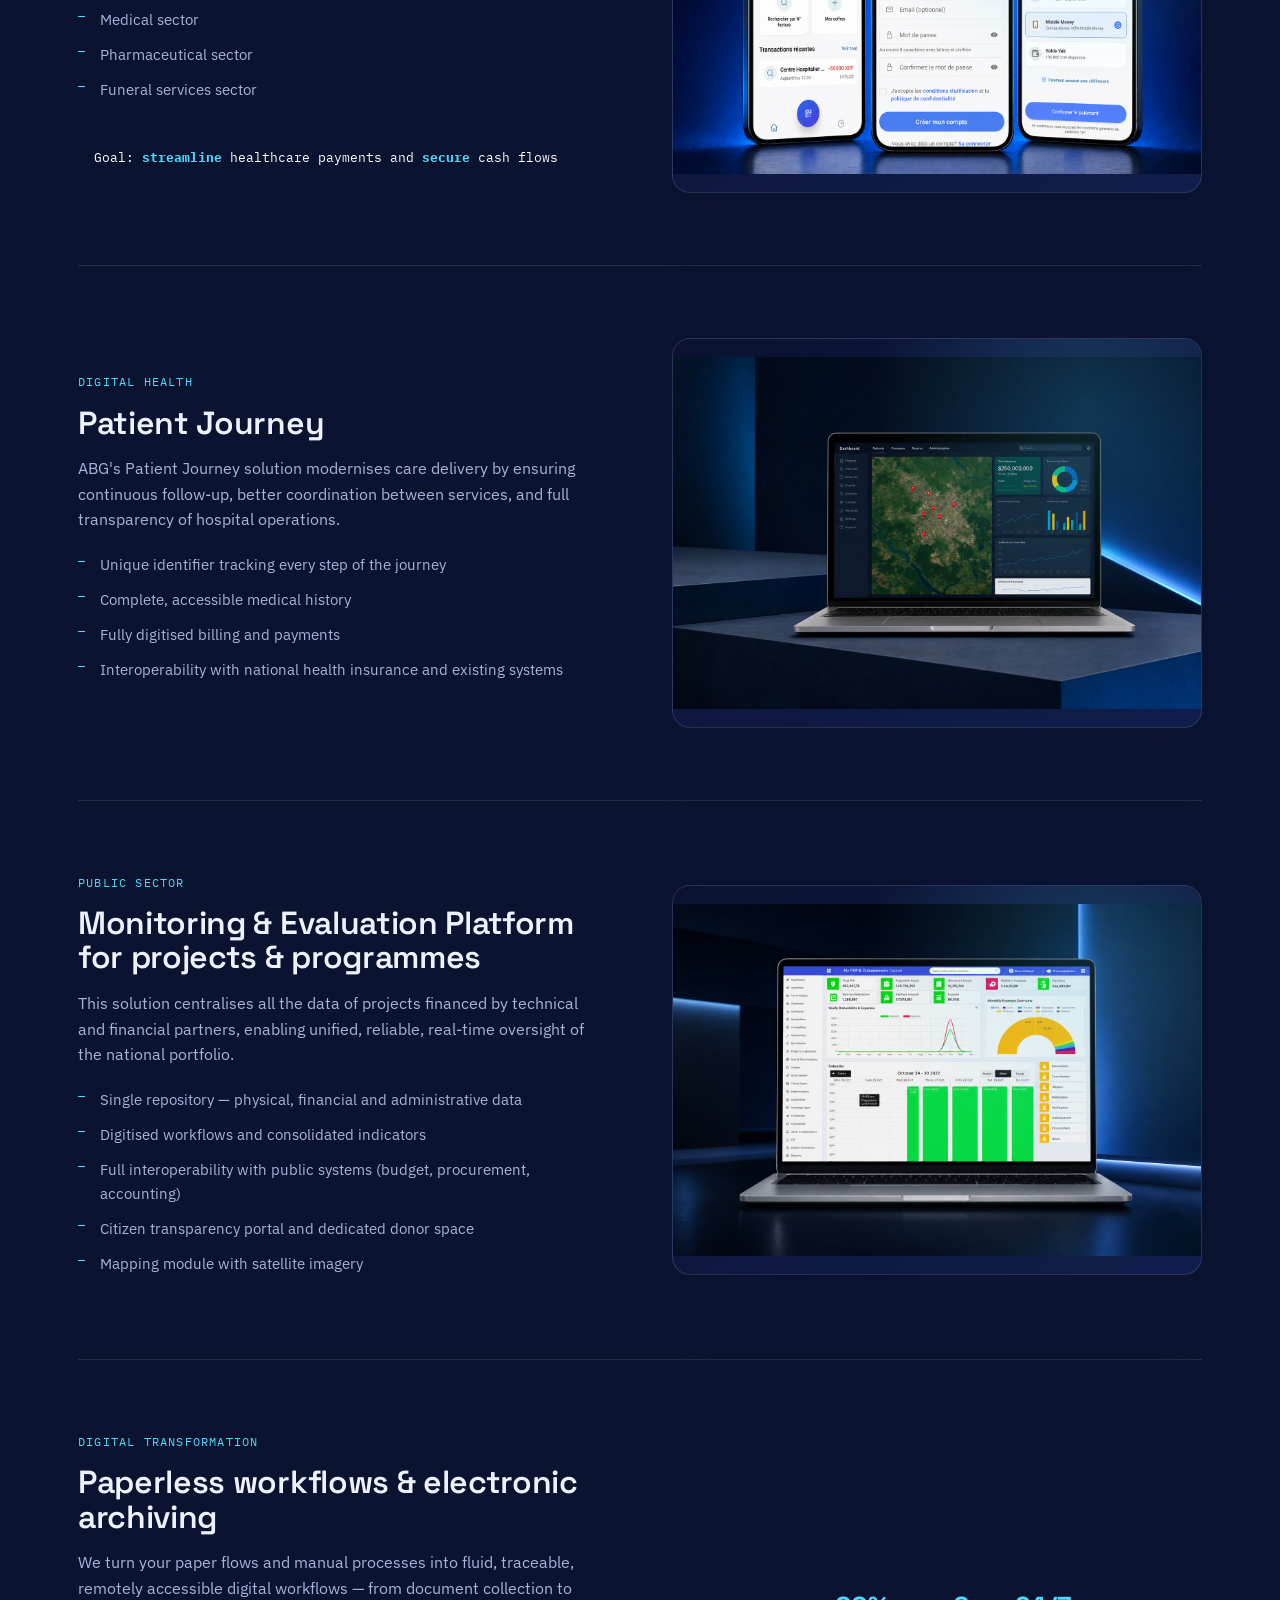
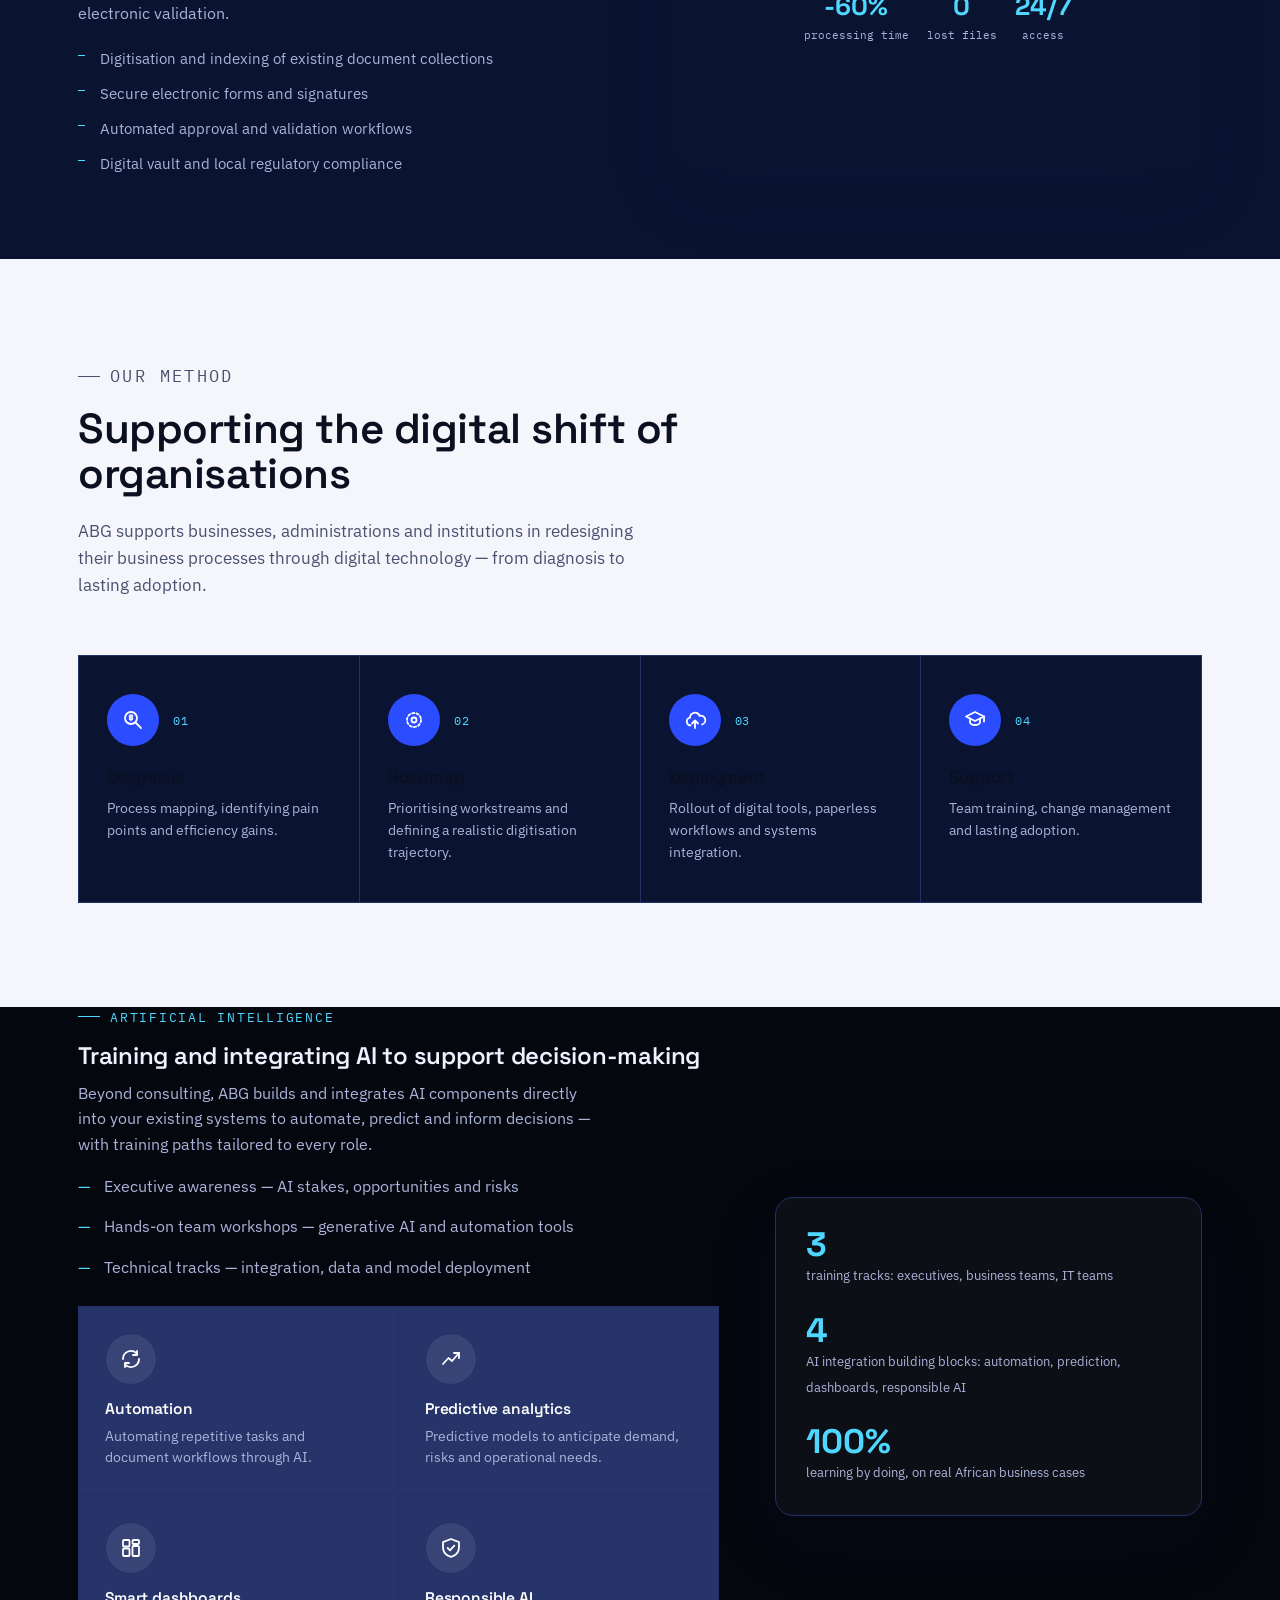
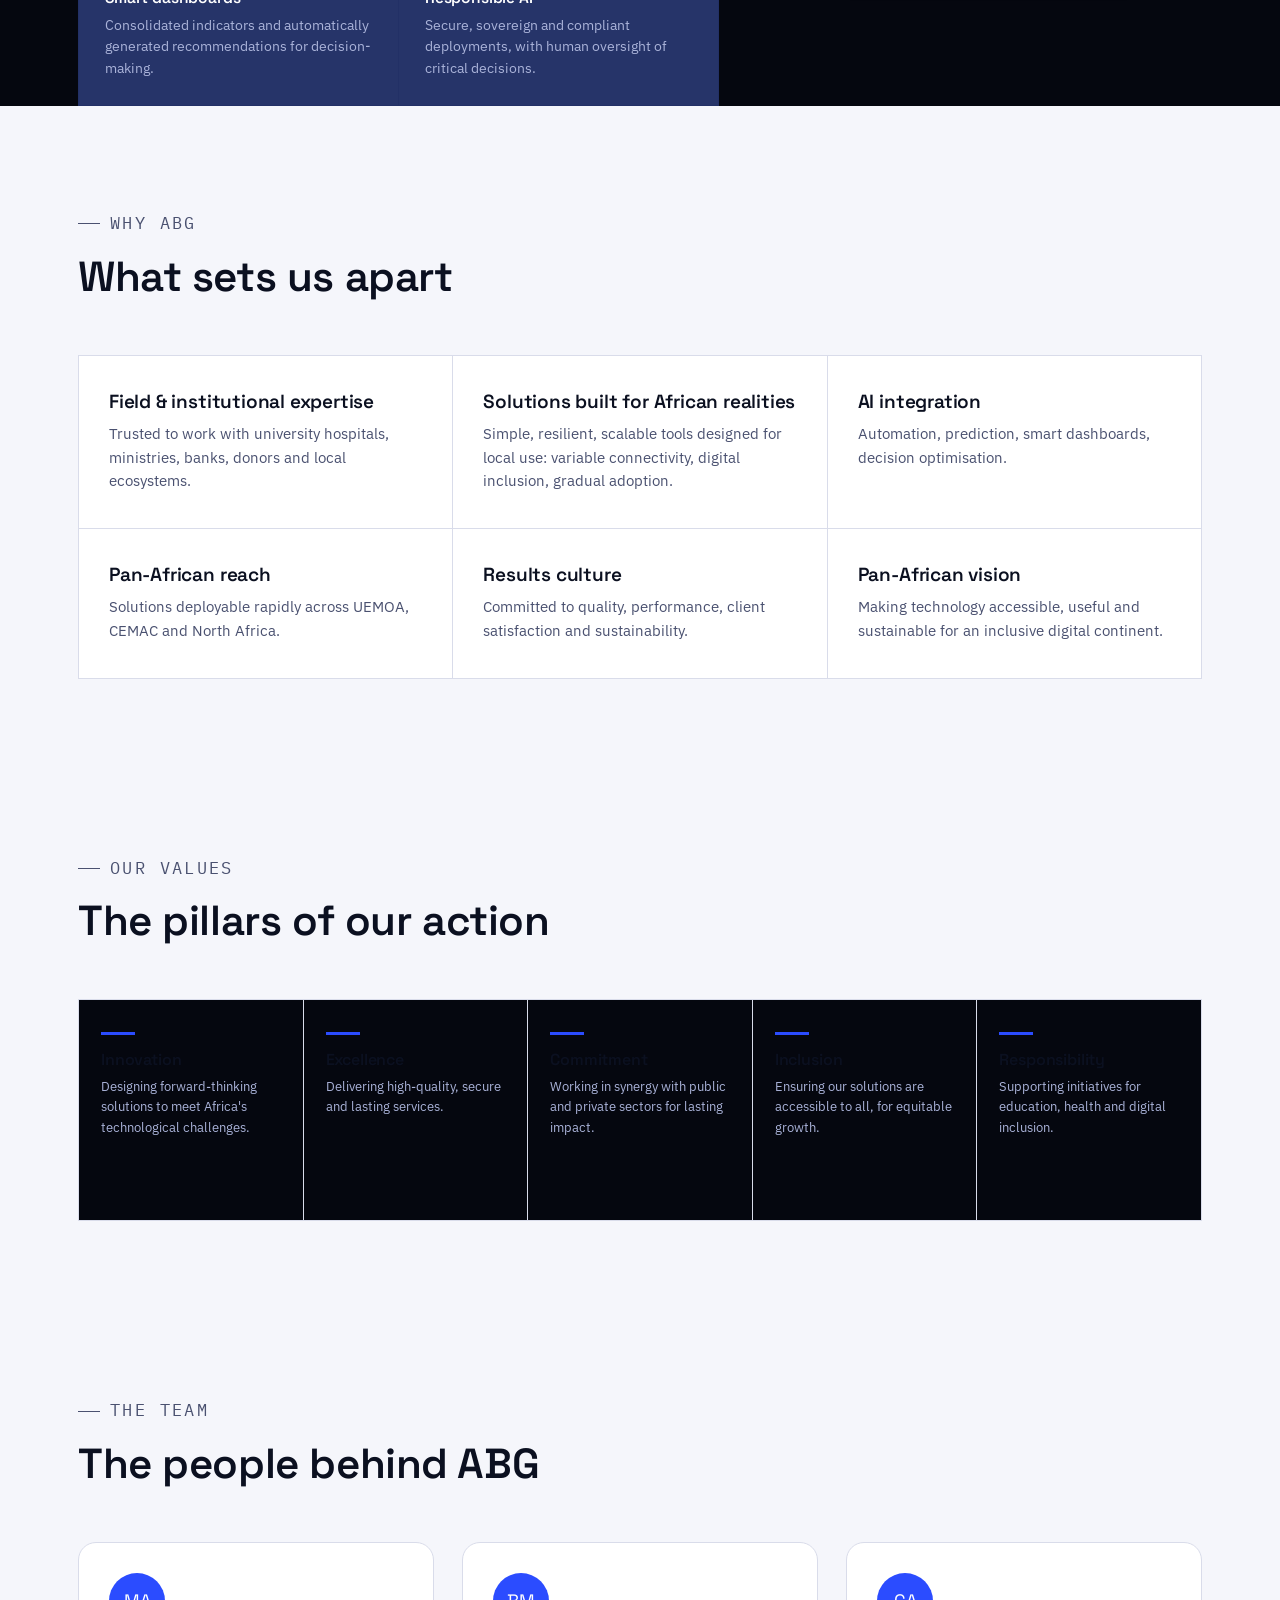
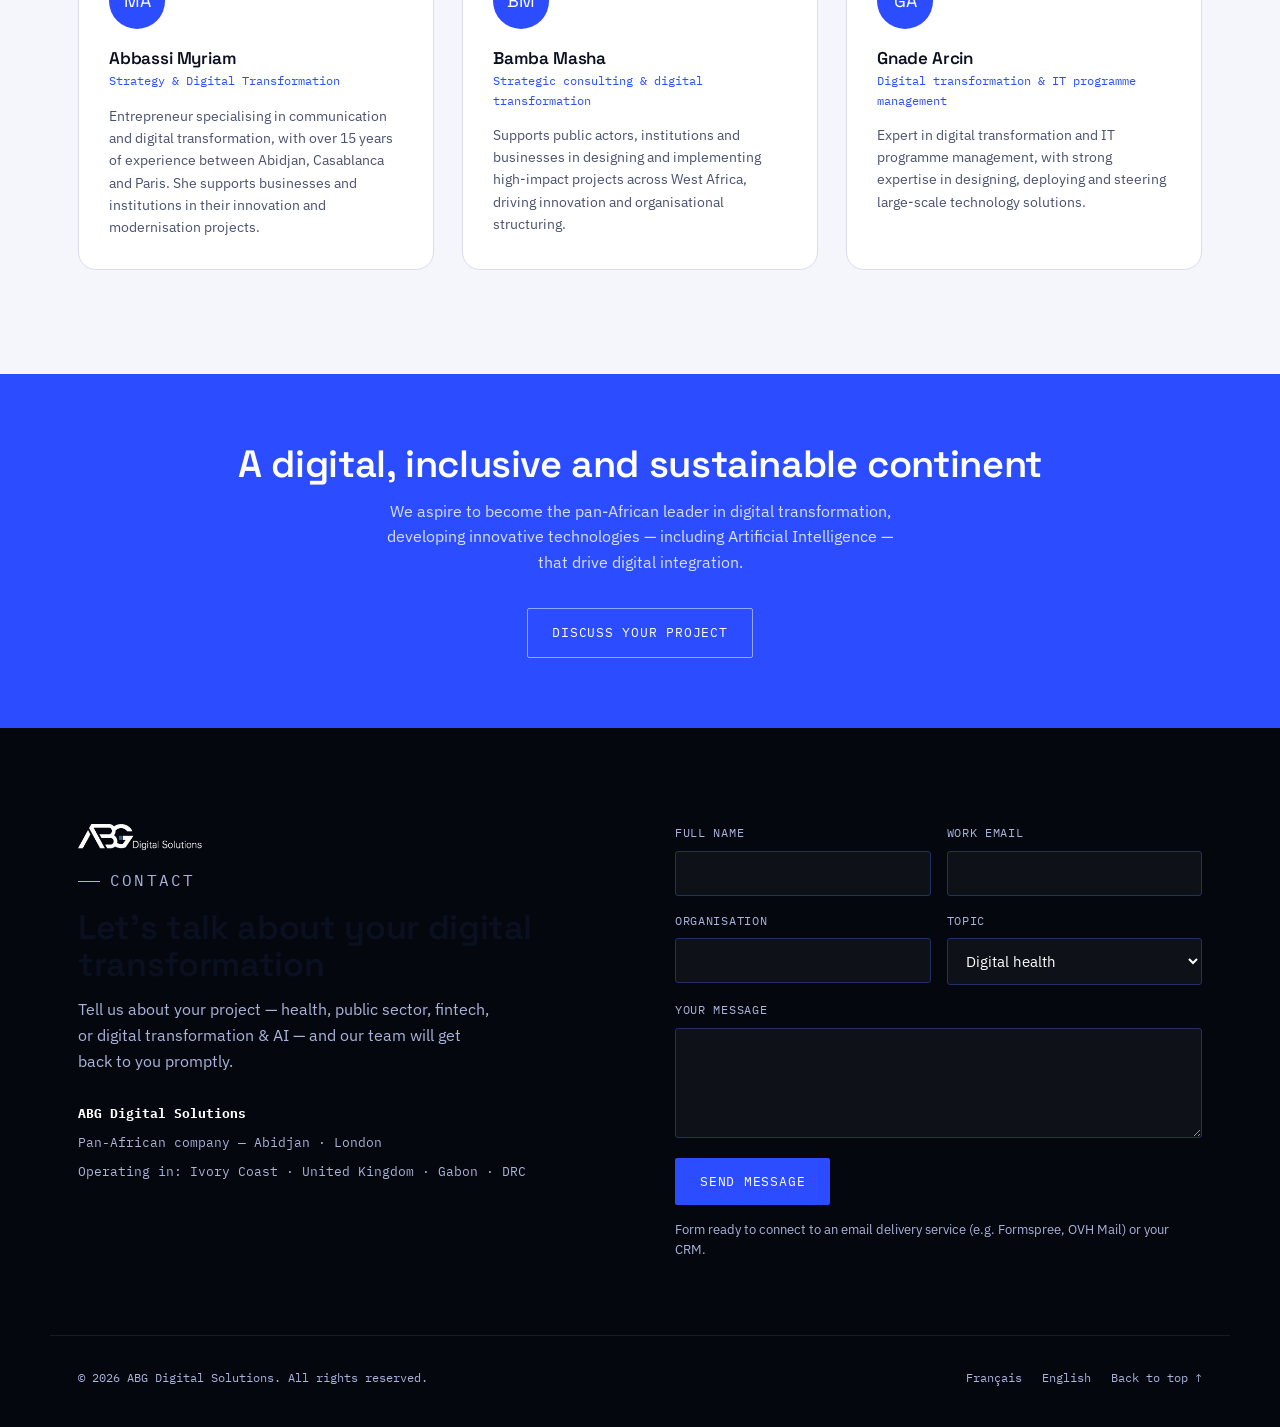
<file: en/index.html>
<!DOCTYPE html>
<html lang="en">
<head>
<meta charset="UTF-8">
<meta name="viewport" content="width=device-width, initial-scale=1">
<title>ABG Digital Solutions — Pan-African Digital Transformation</title>
<meta name="description" content="ABG Digital Solutions builds high-value digital solutions for healthcare, the public sector and fintech across Africa: Yeli, Patient Journey, monitoring &amp; evaluation platforms, AI and paperless workflows.">
<meta name="keywords" content="digital transformation Africa, digital health Ivory Coast, Yeli payments, patient journey, paperless workflow, electronic archiving, AI Africa, ABG Digital Solutions, Abidjan">
<meta name="robots" content="index, follow">
<meta name="author" content="ABG Digital Solutions">
<link rel="canonical" href="https://www.abgdigitalsolutions.com/en/">
<link rel="alternate" hreflang="fr" href="https://www.abgdigitalsolutions.com/">
<link rel="alternate" hreflang="en" href="https://www.abgdigitalsolutions.com/en/">
<link rel="alternate" hreflang="x-default" href="https://www.abgdigitalsolutions.com/">

<!-- Open Graph -->
<meta property="og:type" content="website">
<meta property="og:site_name" content="ABG Digital Solutions">
<meta property="og:title" content="ABG Digital Solutions — Transforming Africa through Digital Innovation">
<meta property="og:description" content="Digital solutions for healthcare, the public sector and fintech in Africa: Yeli, Patient Journey, monitoring & evaluation, AI and paperless workflows.">
<meta property="og:url" content="https://www.abgdigitalsolutions.com/en/">
<meta property="og:locale" content="en_GB">
<meta property="og:locale:alternate" content="fr_FR">
<meta property="og:image" content="https://www.abgdigitalsolutions.com/assets/img/og-cover.jpg">

<!-- Twitter -->
<meta name="twitter:card" content="summary_large_image">
<meta name="twitter:title" content="ABG Digital Solutions — Transforming Africa through Digital Innovation">
<meta name="twitter:description" content="Digital solutions for healthcare, the public sector and fintech in Africa.">

<link rel="icon" href="../assets/favicon.svg" type="image/svg+xml">
<link rel="preconnect" href="https://fonts.googleapis.com">
<link rel="preconnect" href="https://fonts.gstatic.com" crossorigin>
<link href="https://fonts.googleapis.com/css2?family=Space+Grotesk:wght@500;600;700&family=IBM+Plex+Sans:wght@400;500;600&family=IBM+Plex+Mono:wght@400;500&display=swap" rel="stylesheet">
<link rel="stylesheet" href="../assets/css/style.css">

<script type="application/ld+json">
{
  "@context": "https://schema.org",
  "@type": "Organization",
  "name": "ABG Digital Solutions",
  "alternateName": "ABG",
  "url": "https://www.abgdigitalsolutions.com/en/",
  "logo": "https://www.abgdigitalsolutions.com/assets/img/logo.png",
  "description": "Pan-African company specialising in high-value digital solutions for healthcare, the public sector and fintech.",
  "areaServed": ["Ivory Coast", "United Kingdom", "Gabon", "DRC"],
  "sameAs": []
}
</script>
</head>
<body>

<a class="skip-link" href="#main" style="position:absolute;left:-9999px;top:0;background:#fff;padding:10px;z-index:999">Skip to content</a>

<header class="nav">
  <div class="container nav__inner">
    <a href="#top" class="nav__logo" aria-label="ABG Digital Solutions — Home"><img src="../assets/img/logo-white-hd.png" alt="ABG Digital Solutions" width="1904" height="398"></a>
    <nav class="nav__links" aria-label="Main navigation">
      <a href="#about">About</a>
      <a href="#expertise">Expertise</a>
      <a href="#solutions">Solutions</a>
      <a href="#method">Method</a>
      <a href="#team">Team</a>
      <a href="#contact">Contact</a>
    </nav>
    <div class="nav__cta">
      <div class="nav__lang" aria-label="Language selection">
        <a href="../index.html" hreflang="fr" lang="fr">FR</a>
        <a href="index.html" class="is-active" hreflang="en" lang="en">EN</a>
      </div>
      <button class="theme-toggle" type="button" aria-label="Enable dark mode" aria-pressed="false">
        <span class="theme-toggle__sun" aria-hidden="true">☼</span><span class="theme-toggle__moon" aria-hidden="true">◐</span>
      </button>
      <a href="#contact" class="btn btn-primary">Get in touch</a>
      <button class="nav__toggle" aria-label="Open menu" aria-expanded="false">
        <span></span><span></span><span></span>
      </button>
    </div>
  </div>
</header>

<main id="main">

  <!-- HERO -->
  <section class="hero" id="top">
    <div class="container hero__grid">
      <div>
        <p class="hero__kicker">Abidjan · London · Gabon · DRC</p>
        <h1>Transforming Africa through <em>digital innovation</em></h1>
        <p class="hero__lead">ABG Digital Solutions builds high-value digital solutions for healthcare, the public sector and fintech — designed for African realities, backed by 10+ years of on-the-ground experience.</p>
        <div class="hero__ctas">
          <a href="#solutions" class="btn btn-primary">Explore our solutions</a>
          <a href="#contact" class="btn btn-ghost">Get in touch</a>
        </div>
        <div class="hero__stats">
          <div><strong><span data-count="10" data-suffix="+">10+</span></strong><span>years of experience</span></div>
          <div><strong><span data-count="5">5</span></strong><span>countries of operation</span></div>
          <div><strong><span data-count="4">4</span></strong><span>flagship solutions</span></div>
          <div><strong><span data-count="5">5</span></strong><span>sectors served</span></div>
        </div>
      </div>
      <canvas class="hero-wave" data-particle-wave aria-hidden="true"></canvas>
    </div>
  </section>

  <div class="trust"><div class="container">Trusted to work with <b>university hospitals</b>, <b>ministries</b>, <b>banks</b> and <b>international donors</b> across West Africa</div></div>

  <!-- ABOUT -->
  <section class="section" id="about">
    <div class="container about">
      <div class="about__figure" data-reveal>
        <p class="eyebrow on-dark">Who we are</p>
        <p class="about__quote">We believe in a transformation built <span>by Africans, for Africans.</span></p>
      </div>
      <div data-reveal>
        <p class="eyebrow">Our identity</p>
        <h2>A pan-African company, born between Abidjan and London</h2>
        <p><strong>ABG Digital Solutions</strong> is a pan-African company specialising in the creation of high-value digital solutions. Drawing on more than 10 years of experience in digital strategy, innovation and technology project management, ABG designs solutions suited to African realities — high-performing and results-driven.</p>
        <p>We are African, aware of local challenges, and determined to bring concrete technological answers to the needs of businesses, public institutions and international organisations.</p>
        <a href="#team" class="btn btn-ghost" style="margin-top:8px;">Meet the team</a>
      </div>
    </div>
  </section>

  <!-- STATS -->
  <section class="section--tight" data-reveal>
    <div class="container">
      <div class="stat-strip">
        <div class="stat-strip__item"><div class="stat-strip__num">10+</div><div class="stat-strip__label">years of combined experience in digital strategy and project management</div></div>
        <div class="stat-strip__item"><div class="stat-strip__num">5</div><div class="stat-strip__label">countries of operation: Ivory Coast, United Kingdom, Gabon, DRC</div></div>
        <div class="stat-strip__item"><div class="stat-strip__num">4</div><div class="stat-strip__label">flagship solutions deployed: Yeli, Patient Journey, monitoring &amp; evaluation, paperless workflows</div></div>
        <div class="stat-strip__item"><div class="stat-strip__num">5</div><div class="stat-strip__label">sectors served: health, public sector, fintech, digital transformation &amp; AI</div></div>
      </div>
    </div>
  </section>

  <!-- EXPERTISE -->
  <section class="section" id="expertise">
    <div class="container">
      <div class="section-head" data-reveal>
        <p class="eyebrow">Areas of expertise</p>
        <h2>Our areas of expertise</h2>
        <p>Four complementary areas of expertise, designed to support the digital transformation of African organisations end to end.</p>
      </div>
      <div class="grid-4" data-reveal>
        <div class="expert-card"><span class="num">01</span><h3>Digital health</h3><p>Patient journey management, digitisation of payments and billing, hospital management and traceability.</p></div>
        <div class="expert-card"><span class="num">02</span><h3>Custom platforms</h3><p>Multi-stakeholder monitoring and reporting, project and infrastructure oversight, data collection and traceability.</p></div>
        <div class="expert-card"><span class="num">03</span><h3>FinTech &amp; transactions</h3><p>Mobile payments, the Yeli health wallet, mobile money aggregation, banking integration and flow security.</p></div>
        <div class="expert-card"><span class="num">04</span><h3>Digital transformation &amp; AI</h3><p>Paperless workflows, electronic archiving, training and AI integration to sustainably digitise your organisation.</p></div>
      </div>
    </div>
  </section>

  <!-- SOLUTIONS -->
  <section class="section--dark on-dark" id="solutions">
    <div class="container">
      <div class="section-head on-dark" data-reveal>
        <p class="eyebrow">Our flagship solutions</p>
        <h2>Products already deployed, not concepts</h2>
        <p>Four concrete solutions, already in use on the ground, designed for African healthcare, public sector and fintech needs.</p>
      </div>

      <div class="solution" data-reveal>
        <div class="solution__content">
          <span class="solution__tag">FinTech &amp; health</span>
          <h3>Yeli — instant healthcare payments</h3>
          <p>YELI is an instant payment application that lets users settle a bill remotely simply by entering an invoice number.</p>
          <ul>
            <li>Medical sector</li>
            <li>Pharmaceutical sector</li>
            <li>Funeral services sector</li>
          </ul>
          <span class="solution__badge">Goal: <b>streamline</b> healthcare payments and <b>secure</b> cash flows</span>
        </div>
        <div class="solution__visual mock-shot">
          <img src="../assets/img/yeli-product-showcase.png" alt="Three Yeli Pay mobile interfaces: home, account creation and payment" loading="lazy" width="1536" height="1024">
        </div>
      </div>

      <div class="solution" data-reveal>
        <div class="solution__content">
          <span class="solution__tag">Digital health</span>
          <h3>Patient Journey</h3>
          <p>ABG's Patient Journey solution modernises care delivery by ensuring continuous follow-up, better coordination between services, and full transparency of hospital operations.</p>
          <ul>
            <li>Unique identifier tracking every step of the journey</li>
            <li>Complete, accessible medical history</li>
            <li>Fully digitised billing and payments</li>
            <li>Interoperability with national health insurance and existing systems</li>
          </ul>
        </div>
        <div class="solution__visual mock-shot">
          <img src="../assets/img/parcours-patient-showcase.png" alt="Patient Journey platform presented on a laptop" loading="lazy" width="1536" height="1024">
        </div>
      </div>

      <div class="solution" data-reveal>
        <div class="solution__content">
          <span class="solution__tag">Public sector</span>
          <h3>Monitoring &amp; Evaluation Platform for projects &amp; programmes</h3>
          <p>This solution centralises all the data of projects financed by technical and financial partners, enabling unified, reliable, real-time oversight of the national portfolio.</p>
          <ul>
            <li>Single repository — physical, financial and administrative data</li>
            <li>Digitised workflows and consolidated indicators</li>
            <li>Full interoperability with public systems (budget, procurement, accounting)</li>
            <li>Citizen transparency portal and dedicated donor space</li>
            <li>Mapping module with satellite imagery</li>
          </ul>
        </div>
        <div class="solution__visual mock-shot">
          <img src="../assets/img/suivi-evaluation-showcase.png" alt="Project and programme monitoring and evaluation platform presented on a laptop" loading="lazy" width="1536" height="1024">
        </div>
      </div>

      <div class="solution" data-reveal>
        <div class="solution__content">
          <span class="solution__tag">Digital transformation</span>
          <h3>Paperless workflows &amp; electronic archiving</h3>
          <p>We turn your paper flows and manual processes into fluid, traceable, remotely accessible digital workflows — from document collection to electronic validation.</p>
          <ul>
            <li>Digitisation and indexing of existing document collections</li>
            <li>Secure electronic forms and signatures</li>
            <li>Automated approval and validation workflows</li>
            <li>Digital vault and local regulatory compliance</li>
          </ul>
        </div>
        <div class="solution__visual mock">
          <div class="mock-dash" style="text-align:center">
            <div style="display:flex;gap:18px;justify-content:center;margin-top:12px;">
              <div><strong style="font-family:var(--font-display);font-size:26px;color:var(--cyan-400);display:block;">-60%</strong><span style="color:var(--text-on-dark-dim)">processing time</span></div>
              <div><strong style="font-family:var(--font-display);font-size:26px;color:var(--cyan-400);display:block;">0</strong><span style="color:var(--text-on-dark-dim)">lost files</span></div>
              <div><strong style="font-family:var(--font-display);font-size:26px;color:var(--cyan-400);display:block;">24/7</strong><span style="color:var(--text-on-dark-dim)">access</span></div>
            </div>
          </div>
        </div>
      </div>
    </div>
  </section>

  <!-- METHOD / PROCESS -->
  <section class="section" id="method">
    <div class="container">
      <div class="section-head" data-reveal>
        <p class="eyebrow">Our method</p>
        <h2>Supporting the digital shift of organisations</h2>
        <p>ABG supports businesses, administrations and institutions in redesigning their business processes through digital technology — from diagnosis to lasting adoption.</p>
      </div>
      <div class="process" data-reveal>
        <div class="process__step">
          <div class="process__head">
            <div class="icon-badge"><svg viewBox="0 0 24 24"><circle cx="10" cy="10" r="6"/><line x1="20" y1="20" x2="14.5" y2="14.5"/><path d="M10 7.2v5.6M8.3 8.4c0-.9.8-1.6 1.7-1.6s1.7.6 1.7 1.4-.8 1-1.7 1-1.7.4-1.7 1.2.8 1.4 1.7 1.4 1.7-.7 1.7-1.6" stroke-width="1.2"/></svg></div>
            <span class="process__num">01</span>
          </div>
          <h4>Diagnosis</h4><p>Process mapping, identifying pain points and efficiency gains.</p>
        </div>
        <div class="process__step">
          <div class="process__head">
            <div class="icon-badge"><svg viewBox="0 0 24 24"><circle cx="12" cy="12" r="7" stroke-dasharray="2.2 2.2"/><circle cx="12" cy="12" r="2.5"/></svg></div>
            <span class="process__num">02</span>
          </div>
          <h4>Roadmap</h4><p>Prioritising workstreams and defining a realistic digitisation trajectory.</p>
        </div>
        <div class="process__step">
          <div class="process__head">
            <div class="icon-badge"><svg viewBox="0 0 24 24"><path d="M7.5 17.5a4 4 0 01-.5-7.9 5 5 0 019.6-1.8A4.2 4.2 0 0119 16.5"/><path d="M12 20v-7M9 15.5L12 12.5l3 3"/></svg></div>
            <span class="process__num">03</span>
          </div>
          <h4>Deployment</h4><p>Rollout of digital tools, paperless workflows and systems integration.</p>
        </div>
        <div class="process__step">
          <div class="process__head">
            <div class="icon-badge"><svg viewBox="0 0 24 24"><path d="M12 4 L21 8.5 L12 13 L3 8.5 Z"/><path d="M7 10.3v4c0 1.4 2.2 2.7 5 2.7s5-1.3 5-2.7v-4"/><path d="M21 8.5v5"/></svg></div>
            <span class="process__num">04</span>
          </div>
          <h4>Support</h4><p>Team training, change management and lasting adoption.</p>
        </div>
      </div>
    </div>
  </section>

  <!-- AI -->
  <section class="section--ink on-dark">
    <div class="container benefits">
      <div data-reveal>
        <p class="eyebrow on-dark">Artificial intelligence</p>
        <h2>Training and integrating AI to support decision-making</h2>
        <p style="color:var(--text-on-dark-dim);font-size:16px;max-width:520px;">Beyond consulting, ABG builds and integrates AI components directly into your existing systems to automate, predict and inform decisions — with training paths tailored to every role.</p>
        <ul class="benefits__list">
          <li>Executive awareness — AI stakes, opportunities and risks</li>
          <li>Hands-on team workshops — generative AI and automation tools</li>
          <li>Technical tracks — integration, data and model deployment</li>
        </ul>
        <div class="ai-grid">
          <div class="ai-card">
            <div class="icon-badge icon-badge--dark"><svg viewBox="0 0 24 24"><path d="M4 12a8 8 0 0114-5.3M20 12a8 8 0 01-14 5.3"/><path d="M18 4v4h-4M6 20v-4h4"/></svg></div>
            <h4>Automation</h4><p>Automating repetitive tasks and document workflows through AI.</p>
          </div>
          <div class="ai-card">
            <div class="icon-badge icon-badge--dark"><svg viewBox="0 0 24 24"><path d="M4 17 L9.5 11 L13 14 L20 6"/><path d="M15 6h5v5"/></svg></div>
            <h4>Predictive analytics</h4><p>Predictive models to anticipate demand, risks and operational needs.</p>
          </div>
          <div class="ai-card">
            <div class="icon-badge icon-badge--dark"><svg viewBox="0 0 24 24"><rect x="4" y="4" width="6.5" height="6.5" rx="1"/><rect x="13.5" y="4" width="6.5" height="4" rx="1"/><rect x="13.5" y="10" width="6.5" height="10" rx="1"/><rect x="4" y="12.5" width="6.5" height="7.5" rx="1"/></svg></div>
            <h4>Smart dashboards</h4><p>Consolidated indicators and automatically generated recommendations for decision-making.</p>
          </div>
          <div class="ai-card">
            <div class="icon-badge icon-badge--dark"><svg viewBox="0 0 24 24"><path d="M12 3 L20 6.2 V11 c0 5.2-3.8 8.6-8 9.8-4.2-1.2-8-4.6-8-9.8V6.2 Z"/><path d="M8.7 12 l2.3 2.3 4.3-4.6"/></svg></div>
            <h4>Responsible AI</h4><p>Secure, sovereign and compliant deployments, with human oversight of critical decisions.</p>
          </div>
        </div>
      </div>
      <div class="benefits__panel" data-reveal>
        <div class="figure"><strong>3</strong><span>training tracks: executives, business teams, IT teams</span></div>
        <div class="figure"><strong>4</strong><span>AI integration building blocks: automation, prediction, dashboards, responsible AI</span></div>
        <div class="figure"><strong>100%</strong><span>learning by doing, on real African business cases</span></div>
      </div>
    </div>
  </section>

  <!-- VALUE PROP -->
  <section class="section" id="value">
    <div class="container">
      <div class="section-head" data-reveal>
        <p class="eyebrow">Why ABG</p>
        <h2>What sets us apart</h2>
      </div>
      <div class="grid-3" data-reveal>
        <div class="expert-card"><h3>Field &amp; institutional expertise</h3><p>Trusted to work with university hospitals, ministries, banks, donors and local ecosystems.</p></div>
        <div class="expert-card"><h3>Solutions built for African realities</h3><p>Simple, resilient, scalable tools designed for local use: variable connectivity, digital inclusion, gradual adoption.</p></div>
        <div class="expert-card"><h3>AI integration</h3><p>Automation, prediction, smart dashboards, decision optimisation.</p></div>
        <div class="expert-card"><h3>Pan-African reach</h3><p>Solutions deployable rapidly across UEMOA, CEMAC and North Africa.</p></div>
        <div class="expert-card"><h3>Results culture</h3><p>Committed to quality, performance, client satisfaction and sustainability.</p></div>
        <div class="expert-card"><h3>Pan-African vision</h3><p>Making technology accessible, useful and sustainable for an inclusive digital continent.</p></div>
      </div>
    </div>
  </section>

  <!-- VALUES -->
  <section class="section--tight">
    <div class="container">
      <div class="section-head" data-reveal>
        <p class="eyebrow">Our values</p>
        <h2>The pillars of our action</h2>
      </div>
      <div class="grid-5" data-reveal>
        <div class="value-card"><div><div class="bar"></div><h4>Innovation</h4><p>Designing forward-thinking solutions to meet Africa's technological challenges.</p></div></div>
        <div class="value-card"><div><div class="bar"></div><h4>Excellence</h4><p>Delivering high-quality, secure and lasting services.</p></div></div>
        <div class="value-card"><div><div class="bar"></div><h4>Commitment</h4><p>Working in synergy with public and private sectors for lasting impact.</p></div></div>
        <div class="value-card"><div><div class="bar"></div><h4>Inclusion</h4><p>Ensuring our solutions are accessible to all, for equitable growth.</p></div></div>
        <div class="value-card"><div><div class="bar"></div><h4>Responsibility</h4><p>Supporting initiatives for education, health and digital inclusion.</p></div></div>
      </div>
    </div>
  </section>

  <!-- TEAM -->
  <section class="section" id="team">
    <div class="container">
      <div class="section-head" data-reveal>
        <p class="eyebrow">The team</p>
        <h2>The people behind ABG</h2>
      </div>
      <div class="team" data-reveal>
        <div class="team-card">
          <div class="team-card__avatar">MA</div>
          <h4>Abbassi Myriam</h4>
          <span class="role">Strategy &amp; Digital Transformation</span>
          <p>Entrepreneur specialising in communication and digital transformation, with over 15 years of experience between Abidjan, Casablanca and Paris. She supports businesses and institutions in their innovation and modernisation projects.</p>
        </div>
        <div class="team-card">
          <div class="team-card__avatar">BM</div>
          <h4>Bamba Masha</h4>
          <span class="role">Strategic consulting &amp; digital transformation</span>
          <p>Supports public actors, institutions and businesses in designing and implementing high-impact projects across West Africa, driving innovation and organisational structuring.</p>
        </div>
        <div class="team-card">
          <div class="team-card__avatar">GA</div>
          <h4>Gnade Arcin</h4>
          <span class="role">Digital transformation &amp; IT programme management</span>
          <p>Expert in digital transformation and IT programme management, with strong expertise in designing, deploying and steering large-scale technology solutions.</p>
        </div>
      </div>
    </div>
  </section>

  <!-- CTA BAND -->
  <section class="cta-band" data-reveal>
    <div class="container">
      <h2>A digital, inclusive and sustainable continent</h2>
      <p>We aspire to become the pan-African leader in digital transformation, developing innovative technologies — including Artificial Intelligence — that drive digital integration.</p>
      <a href="#contact" class="btn btn-ghost">Discuss your project</a>
    </div>
  </section>

  <!-- CONTACT / FOOTER -->
  <footer class="footer" id="contact">
    <div class="container footer__grid">
      <div class="footer__intro" data-reveal>
        <img src="../assets/img/logo-white-hd.png" alt="ABG Digital Solutions" class="footer__logo" width="1904" height="398">
        <p class="eyebrow on-dark">Contact</p>
        <h2>Let's talk about your digital transformation</h2>
        <p>Tell us about your project — health, public sector, fintech, or digital transformation &amp; AI — and our team will get back to you promptly.</p>
        <div class="footer__meta">
          <div><b>ABG Digital Solutions</b></div>
          <div>Pan-African company — Abidjan · London</div>
          <div>Operating in: Ivory Coast · United Kingdom · Gabon · DRC</div>
        </div>
      </div>
      <div data-reveal>
        <form id="contact-form" data-mailto="contact@abgdigitalsolutions.com" data-success-text="Opening your mail client…" data-error-text="Something went wrong, please try again.">
          <div class="form-row">
            <div class="field">
              <label for="name">Full name</label>
              <input id="name" name="name" type="text" required autocomplete="name">
            </div>
            <div class="field">
              <label for="email">Work email</label>
              <input id="email" name="email" type="email" required autocomplete="email">
            </div>
          </div>
          <div class="form-row">
            <div class="field">
              <label for="org">Organisation</label>
              <input id="org" name="org" type="text" autocomplete="organization">
            </div>
            <div class="field">
              <label for="topic">Topic</label>
              <select id="topic" name="topic">
                <option>Digital health</option>
                <option>Public sector</option>
                <option>FinTech</option>
                <option>Digital transformation &amp; AI</option>
                <option>Other</option>
              </select>
            </div>
          </div>
          <div class="field" style="margin-bottom:20px;">
            <label for="message">Your message</label>
            <textarea id="message" name="message" required></textarea>
          </div>
          <button type="submit" class="btn btn-primary">Send message</button>
          <p class="form-status form-note" role="status" aria-live="polite"></p>
          <p class="form-note">Form ready to connect to an email delivery service (e.g. Formspree, OVH Mail) or your CRM.</p>
        </form>
      </div>
    </div>

    <div class="container footer__bottom">
      <span>© <span id="year"></span> ABG Digital Solutions. All rights reserved.</span>
      <div class="footer__links">
        <a href="../index.html">Français</a>
        <a href="index.html">English</a>
        <a href="#top">Back to top ↑</a>
      </div>
    </div>
  </footer>

</main>

<script>document.getElementById("year").textContent = new Date().getFullYear();</script>
<script src="../assets/js/main.js"></script>
</body>
</html>
</file>
<file: assets/css/style.css>
/* =========================================================
   ABG Digital Solutions — site vitrine
   Design tokens
   ========================================================= */
:root{
  --ink:            #05070f;
  --navy-900:       #0a1330;
  --navy-800:       #101c47;
  --navy-700:       #172758;
  --blue-600:       #2b4cff;
  --blue-500:       #4a63ff;
  --cyan-400:       #4fd8ff;
  --paper:          #f5f6fb;
  --paper-dim:      #e9ebf4;
  --line:           #223066;
  --line-soft:      #d9dcea;
  --text-on-dark:   #eef1ff;
  --text-on-dark-dim: #aab3d9;
  --text-ink:       #0b1020;
  --text-ink-dim:   #4a5170;

  --font-display: 'Space Grotesk', 'Helvetica Neue', Arial, sans-serif;
  --font-body:    'IBM Plex Sans', 'Helvetica Neue', Arial, sans-serif;
  --font-mono:    'IBM Plex Mono', 'SFMono-Regular', Consolas, monospace;

  --container: 1180px;
  --radius: 4px;
  --ease: cubic-bezier(.16,.8,.28,1);
}

*,*::before,*::after{ box-sizing:border-box; }
html{ scroll-behavior:smooth; }
@media (prefers-reduced-motion: reduce){
  html{ scroll-behavior:auto; }
  *,*::before,*::after{ animation-duration:.001ms !important; animation-iteration-count:1 !important; transition-duration:.001ms !important; scroll-behavior:auto !important; }
}

body{
  margin:0;
  background:var(--paper);
  color:var(--text-ink);
  font-family:var(--font-body);
  font-size:16px;
  line-height:1.6;
  -webkit-font-smoothing:antialiased;
}

h1,h2,h3,h4{
  font-family:var(--font-display);
  font-weight:600;
  line-height:1.08;
  letter-spacing:-.01em;
  margin:0 0 .5em;
  color:var(--text-ink);
}
.on-dark h1,.on-dark h2,.on-dark h3,.on-dark h4{ color:var(--text-on-dark); }

p{ margin:0 0 1em; }
a{ color:inherit; text-decoration:none; }
img,svg{ display:block; max-width:100%; }
ul{ margin:0; padding:0; list-style:none; }
button{ font-family:inherit; cursor:pointer; }

.container{ width:100%; max-width:var(--container); margin:0 auto; padding:0 28px; }

.eyebrow{
  font-family:var(--font-mono);
  font-size:12.5px;
  letter-spacing:.14em;
  text-transform:uppercase;
  color:var(--blue-500);
  display:flex;
  align-items:center;
  gap:10px;
  margin:0 0 16px;
}
.on-dark .eyebrow{ color:var(--cyan-400); }
.eyebrow::before{
  content:"";
  width:22px; height:1px;
  background:currentColor;
  display:block;
}

.section{ padding:104px 0; }
.section--tight{ padding:72px 0; }
.section--dark{ background:var(--navy-900); }
.section--ink{ background:var(--ink); }
.section-head{ max-width:640px; margin-bottom:56px; }
.section-head h2{ font-size:clamp(28px,3.4vw,42px); }
.section-head p{ color:var(--text-ink-dim); font-size:17px; max-width:560px; }
.on-dark .section-head p{ color:var(--text-on-dark-dim); }

/* ---------- Buttons ---------- */
.btn{
  display:inline-flex; align-items:center; gap:10px;
  font-family:var(--font-mono);
  font-size:13px; letter-spacing:.06em; text-transform:uppercase;
  padding:14px 24px;
  border-radius:2px;
  border:1px solid transparent;
  transition:transform .25s var(--ease), background .25s, border-color .25s, color .25s;
  white-space:nowrap;
}
.btn:hover{ transform:translateY(-2px); }
.btn-primary{ background:var(--blue-600); color:#fff; }
.btn-primary:hover{ background:var(--blue-500); }
.btn-ghost{ border-color:var(--line-soft); color:var(--text-ink); }
.btn-ghost:hover{ border-color:var(--blue-600); color:var(--blue-600); }
.on-dark .btn-ghost{ border-color:var(--line); color:var(--text-on-dark); }
.on-dark .btn-ghost:hover{ border-color:var(--cyan-400); color:var(--cyan-400); }

/* ---------- Nav ---------- */
.nav{
  position:fixed; top:0; left:0; right:0; z-index:100;
  background:rgba(5,7,15,.72);
  backdrop-filter:blur(10px);
  border-bottom:1px solid rgba(255,255,255,.08);
}
.nav__inner{
  display:flex; align-items:center; justify-content:space-between;
  height:72px;
}
.nav__logo{
  display:flex; align-items:center; gap:9px;
}
.nav__logo-chip{
  background:#fff; border-radius:4px; padding:8px 12px; display:flex; align-items:center;
  transition:transform .2s;
}
.nav__logo:hover .nav__logo-chip{ transform:translateY(-1px); }
.nav__logo-chip img{ height:22px; width:auto; display:block; }
.footer__logo{ height:26px; width:auto; margin-bottom:18px; filter:brightness(0) saturate(100%) invert(1); }

/* ---------- Icon badges (reused from the ABG deck's own icon language) ---------- */
.icon-badge{
  width:52px; height:52px; border-radius:50%; background:var(--blue-600);
  display:flex; align-items:center; justify-content:center; flex-shrink:0;
}
.icon-badge svg{ width:24px; height:24px; stroke:#fff; fill:none; stroke-width:1.8; stroke-linecap:round; stroke-linejoin:round; }
.icon-badge--dark{ background:rgba(255,255,255,.08); border:1px solid var(--line); }

/* ---------- Real product screenshots ---------- */
.mock-shot{
  background:var(--navy-900); border-radius:6px; padding:22px;
  display:flex; align-items:center; justify-content:center; min-height:320px;
}
.mock-shot img{
  max-width:100%; max-height:420px; border-radius:6px;
  box-shadow:0 24px 48px -20px rgba(0,0,0,.6);
}
.nav__links{ display:flex; align-items:center; gap:34px; }
.nav__links a{
  color:var(--text-on-dark-dim); font-size:14px; font-weight:500;
  transition:color .2s;
}
.nav__links a:hover{ color:#fff; }
.nav__lang{ display:flex; align-items:center; gap:6px; font-family:var(--font-mono); font-size:12px; }
.nav__lang a{
  color:var(--text-on-dark-dim); padding:4px 8px; border:1px solid rgba(255,255,255,.15); border-radius:2px;
}
.nav__lang a.is-active{ color:var(--ink); background:var(--cyan-400); border-color:var(--cyan-400); }
.nav__toggle{
  display:none; background:none; border:none; width:32px; height:24px; position:relative;
}
.nav__toggle span{
  position:absolute; left:0; right:0; height:2px; background:#fff; transition:.25s;
}
.nav__toggle span:nth-child(1){ top:0; }
.nav__toggle span:nth-child(2){ top:11px; }
.nav__toggle span:nth-child(3){ top:22px; }
.nav__cta{ display:flex; align-items:center; gap:22px; }

/* ---------- Hero ---------- */
.hero{
  position:relative;
  background:var(--ink);
  color:var(--text-on-dark);
  padding:180px 0 120px;
  overflow:hidden;
  isolation:isolate;
}
.hero::before{
  content:"";
  position:absolute; inset:0;
  background:
    radial-gradient(ellipse 900px 500px at 82% 15%, rgba(43,76,255,.35), transparent 60%),
    radial-gradient(ellipse 600px 500px at 100% 90%, rgba(79,216,255,.14), transparent 60%);
  z-index:-1;
}
.hero__grid{
  display:grid; grid-template-columns:1.05fr .95fr; gap:40px; align-items:center;
}
.hero__kicker{
  font-family:var(--font-mono); font-size:12.5px; letter-spacing:.14em; text-transform:uppercase;
  color:var(--cyan-400); margin-bottom:22px;
}
.hero h1{
  font-size:clamp(38px,5.2vw,64px);
  max-width:12.5em;
}
.hero h1 em{ font-style:normal; color:var(--cyan-400); }
.hero__lead{
  font-size:19px; color:var(--text-on-dark-dim); max-width:520px; margin:22px 0 36px;
}
.hero__ctas{ display:flex; gap:16px; flex-wrap:wrap; }
.hero__stats{
  display:flex; gap:34px; margin-top:64px; flex-wrap:wrap;
  font-family:var(--font-mono);
}
.hero__stats div{ min-width:110px; }
.hero__stats strong{ display:block; font-size:26px; color:#fff; font-family:var(--font-display); }
.hero__stats span{ font-size:12px; color:var(--text-on-dark-dim); }

.hero__art{ position:relative; }
.africa-map{ width:100%; height:auto; }
.africa-map .node{ fill:var(--cyan-400); }
.africa-map .node--pulse{ animation:pulse 3.2s ease-in-out infinite; }
.africa-map .node--pulse:nth-child(2n){ animation-delay:.6s; }
.africa-map .node--pulse:nth-child(3n){ animation-delay:1.2s; }
.africa-map .link{ stroke:rgba(79,216,255,.35); stroke-width:1; fill:none; }
.africa-map .outline{ stroke:rgba(255,255,255,.18); stroke-width:1; fill:none; }
@keyframes pulse{
  0%,100%{ opacity:.35; r:2.6; }
  50%{ opacity:1; r:4; }
}

/* ---------- Marquee / logos strip ---------- */
.trust{
  background:var(--navy-900); color:var(--text-on-dark-dim);
  padding:26px 0; border-top:1px solid rgba(255,255,255,.06); border-bottom:1px solid rgba(255,255,255,.06);
  font-family:var(--font-mono); font-size:13px; letter-spacing:.04em;
  text-align:center;
}
.trust b{ color:#fff; font-weight:600; }

/* ---------- About ---------- */
.about{ display:grid; grid-template-columns:.9fr 1.1fr; gap:64px; align-items:start; }
.about__figure{
  background:var(--navy-900); border-radius:var(--radius); padding:34px;
  position:relative; overflow:hidden;
}
.about__quote{
  font-family:var(--font-display); font-size:22px; color:#fff; line-height:1.35;
}
.about__quote span{ color:var(--cyan-400); }
.about p{ font-size:17px; color:var(--text-ink-dim); }
.about p strong{ color:var(--text-ink); }

/* ---------- Stat strip (numbers section) ---------- */
.stat-strip{
  display:grid; grid-template-columns:repeat(4,1fr); gap:1px;
  background:var(--line-soft); border:1px solid var(--line-soft);
}
.stat-strip__item{
  background:var(--paper); padding:36px 28px;
}
.stat-strip__num{
  font-family:var(--font-display); font-size:44px; color:var(--blue-600); line-height:1;
}
.stat-strip__label{ margin-top:10px; font-size:14.5px; color:var(--text-ink-dim); }

/* ---------- Expertise grid ---------- */
.grid-4{ display:grid; grid-template-columns:repeat(4,1fr); gap:1px; background:var(--line-soft); border:1px solid var(--line-soft); }
.grid-3{ display:grid; grid-template-columns:repeat(3,1fr); gap:1px; background:var(--line-soft); border:1px solid var(--line-soft); }
.expert-card{
  background:var(--paper); padding:36px 30px; transition:background .25s;
}
.expert-card:hover{ background:#fff; }
.expert-card .num{
  font-family:var(--font-mono); font-size:12px; color:var(--blue-600); margin-bottom:22px; display:block;
}
.expert-card h3{ font-size:19px; margin-bottom:10px; }
.expert-card p{ font-size:14.5px; color:var(--text-ink-dim); margin:0; }

/* ---------- Solutions (alternating rows) ---------- */
.solution{
  display:grid; grid-template-columns:1fr 1fr; gap:64px; align-items:center;
  padding:72px 0; border-bottom:1px solid var(--line-soft);
}
.solution:last-child{ border-bottom:none; }
.solution:nth-child(even) .solution__visual{ order:2; }
.solution__tag{
  font-family:var(--font-mono); font-size:12px; color:var(--blue-600);
  text-transform:uppercase; letter-spacing:.1em; margin-bottom:14px; display:block;
}
.solution h3{ font-size:clamp(24px,3vw,32px); margin-bottom:16px; }
.solution p{ color:var(--text-ink-dim); font-size:16px; }
.solution ul{ margin-top:20px; }
.solution ul li{
  position:relative; padding-left:22px; margin-bottom:11px; font-size:15px; color:var(--text-ink);
}
.solution ul li::before{
  content:""; position:absolute; left:0; top:8px; width:7px; height:1px; background:var(--blue-600);
}
.solution__badge{
  display:inline-block; margin-top:24px; padding:10px 16px; background:var(--navy-900); color:#fff;
  font-family:var(--font-mono); font-size:12.5px; border-radius:2px;
}
.solution__badge b{ color:var(--cyan-400); }

/* mock visuals */
.mock{
  background:var(--navy-900); border-radius:6px; padding:26px; position:relative; min-height:320px;
  display:flex; align-items:center; justify-content:center;
}
.mock-phone{
  width:220px; background:#0d1533; border:6px solid #1a2450; border-radius:26px; padding:16px 14px;
  color:#fff; font-family:var(--font-mono); font-size:11px;
}
.mock-phone__notch{ width:44px; height:5px; background:#1a2450; border-radius:3px; margin:0 auto 14px; }
.mock-phone__row{
  display:flex; justify-content:space-between; align-items:center;
  background:#131d47; border-radius:4px; padding:10px 12px; margin-bottom:8px;
}
.mock-phone__row span:first-child{ color:var(--text-on-dark-dim); }
.mock-phone__row span:last-child{ color:var(--cyan-400); }
.mock-phone__pay{
  margin-top:12px; text-align:center; background:var(--blue-600); border-radius:4px; padding:9px; color:#fff; font-size:11px; letter-spacing:.06em;
}
.mock-dash{ width:100%; color:#fff; font-family:var(--font-mono); font-size:11px; }
.mock-dash__bar{
  display:flex; align-items:center; gap:8px; margin-bottom:16px; color:var(--text-on-dark-dim);
}
.mock-dash__dot{ width:7px; height:7px; border-radius:50%; background:var(--cyan-400); }
.mock-dash__cols{ display:flex; align-items:flex-end; gap:10px; height:120px; margin-bottom:16px; }
.mock-dash__cols i{ flex:1; background:linear-gradient(180deg,var(--blue-600),var(--cyan-400)); border-radius:2px 2px 0 0; opacity:.85; }
.mock-dash__foot{ display:flex; justify-content:space-between; color:var(--text-on-dark-dim); }

/* ---------- Process ---------- */
.process{ display:grid; grid-template-columns:repeat(4,1fr); gap:1px; background:var(--line); border:1px solid var(--line); }
.process__step{ background:var(--navy-900); padding:38px 28px; color:var(--text-on-dark); }
.process__head{ display:flex; align-items:center; gap:14px; margin-bottom:22px; }
.process__num{ font-family:var(--font-mono); font-size:12px; color:var(--cyan-400); letter-spacing:.08em; }
.process__step h4{ font-size:17px; margin-bottom:10px; }
.process__step p{ font-size:14px; color:var(--text-on-dark-dim); margin:0; }

/* AI integration icon cards */
.ai-grid{ display:grid; grid-template-columns:repeat(2,1fr); gap:1px; background:var(--line); border:1px solid var(--line); margin-top:26px; }
.ai-card{ background:rgba(255,255,255,.02); padding:26px; }
.ai-card .icon-badge{ margin-bottom:16px; }
.ai-card h4{ font-size:15.5px; margin-bottom:8px; color:#fff; }
.ai-card p{ font-size:13.5px; color:var(--text-on-dark-dim); margin:0; }

/* ---------- Benefits (dematerialisation) ---------- */
.benefits{ display:grid; grid-template-columns:1.2fr .8fr; gap:56px; align-items:center; }
.benefits__list li{
  display:flex; gap:14px; margin-bottom:16px; font-size:15.5px; color:var(--text-on-dark-dim);
}
.benefits__list li::before{ content:"—"; color:var(--cyan-400); flex-shrink:0; }
.benefits__panel{
  background:rgba(255,255,255,.03); border:1px solid var(--line); border-radius:6px; padding:30px;
}
.benefits__panel .figure{ margin-bottom:26px; }
.benefits__panel .figure:last-child{ margin-bottom:0; }
.benefits__panel .figure strong{
  display:block; font-family:var(--font-display); font-size:34px; color:var(--cyan-400); line-height:1;
}
.benefits__panel .figure span{ font-size:13px; color:var(--text-on-dark-dim); }

/* ---------- Values ---------- */
.grid-5{ display:grid; grid-template-columns:repeat(5,1fr); gap:1px; background:var(--line-soft); border:1px solid var(--line-soft); }
.value-card{ background:var(--ink); color:#fff; padding:32px 22px; min-height:220px; display:flex; flex-direction:column; justify-content:space-between; }
.value-card h4{ font-size:16px; margin-bottom:8px; }
.value-card p{ font-size:13px; color:var(--text-on-dark-dim); margin:0; }
.value-card .bar{ width:34px; height:3px; background:var(--blue-600); margin-bottom:16px; }

/* ---------- Team ---------- */
.team{ display:grid; grid-template-columns:repeat(3,1fr); gap:28px; }
.team-card{ background:#fff; border:1px solid var(--line-soft); padding:30px; }
.team-card__avatar{
  width:56px; height:56px; border-radius:50%; background:var(--blue-600); color:#fff;
  display:flex; align-items:center; justify-content:center; font-family:var(--font-display); font-size:18px;
  margin-bottom:20px;
}
.team-card h4{ font-size:17px; margin-bottom:4px; }
.team-card .role{ font-family:var(--font-mono); font-size:12px; color:var(--blue-600); margin-bottom:14px; display:block; }
.team-card p{ font-size:14px; color:var(--text-ink-dim); margin:0; }

/* ---------- CTA band ---------- */
.cta-band{
  background:var(--blue-600); color:#fff; padding:70px 0; text-align:center;
}
.cta-band h2{ color:#fff; font-size:clamp(26px,3.4vw,38px); margin-bottom:14px; }
.cta-band p{ color:rgba(255,255,255,.82); max-width:520px; margin:0 auto 32px; }
.cta-band .btn-ghost{ border-color:rgba(255,255,255,.5); color:#fff; }
.cta-band .btn-ghost:hover{ border-color:#fff; }

/* ---------- Contact / footer ---------- */
.footer{ background:var(--ink); color:var(--text-on-dark-dim); padding:96px 0 40px; }
.footer__grid{ display:grid; grid-template-columns:1fr 1fr; gap:70px; margin-bottom:64px; }
.footer h2{ font-size:clamp(26px,3vw,34px); margin-bottom:14px; }
.footer__intro p{ color:var(--text-on-dark-dim); font-size:16px; max-width:420px; }
.footer__meta{ margin-top:30px; font-family:var(--font-mono); font-size:13px; }
.footer__meta div{ margin-bottom:8px; }
.footer__meta b{ color:#fff; }

.form-row{ display:grid; grid-template-columns:1fr 1fr; gap:16px; margin-bottom:16px; }
.field{ display:flex; flex-direction:column; gap:8px; }
.field label{ font-family:var(--font-mono); font-size:11.5px; letter-spacing:.06em; text-transform:uppercase; color:var(--text-on-dark-dim); }
.field input, .field textarea, .field select{
  background:rgba(255,255,255,.04); border:1px solid var(--line); color:#fff;
  padding:12px 14px; border-radius:3px; font-family:var(--font-body); font-size:14.5px;
  transition:border-color .2s;
}
.field input:focus, .field textarea:focus, .field select:focus{
  outline:none; border-color:var(--cyan-400);
}
.field textarea{ resize:vertical; min-height:110px; }
.form-note{ font-size:12.5px; color:var(--text-on-dark-dim); margin-top:14px; }

.footer__bottom{
  display:flex; justify-content:space-between; align-items:center; flex-wrap:wrap; gap:16px;
  padding-top:32px; border-top:1px solid rgba(255,255,255,.08);
  font-family:var(--font-mono); font-size:12px; color:var(--text-on-dark-dim);
}
.footer__bottom a{ color:var(--text-on-dark-dim); }
.footer__bottom a:hover{ color:#fff; }
.footer__links{ display:flex; gap:20px; }

/* ---------- Reveal on scroll ---------- */
[data-reveal]{ opacity:0; transform:translateY(18px); transition:opacity .7s var(--ease), transform .7s var(--ease); }
[data-reveal].is-visible{ opacity:1; transform:none; }

/* ---------- Focus visibility ---------- */
a:focus-visible, button:focus-visible, input:focus-visible, textarea:focus-visible{
  outline:2px solid var(--cyan-400); outline-offset:3px;
}

/* =========================================================
   Responsive
   ========================================================= */
@media (max-width:1024px){
  .about, .benefits{ grid-template-columns:1fr; }
  .grid-4, .stat-strip{ grid-template-columns:repeat(2,1fr); }
  .grid-3{ grid-template-columns:repeat(2,1fr); }
  .process{ grid-template-columns:repeat(2,1fr); }
  .grid-5{ grid-template-columns:repeat(3,1fr); }
  .team{ grid-template-columns:repeat(2,1fr); }
  .footer__grid{ grid-template-columns:1fr; gap:48px; }
  .hero__grid{ grid-template-columns:1fr; }
  .hero__art{ max-width:420px; }
}

@media (max-width:760px){
  .section{ padding:72px 0; }
  .nav__links, .nav__lang{ display:none; }
  .nav__toggle{ display:block; }
  .solution{ grid-template-columns:1fr; gap:32px; padding:48px 0; }
  .solution:nth-child(even) .solution__visual{ order:0; }
  .grid-4, .grid-3, .grid-5, .stat-strip, .process, .team, .ai-grid{ grid-template-columns:1fr; }
  .form-row{ grid-template-columns:1fr; }
  .footer__bottom{ flex-direction:column; align-items:flex-start; }
  .hero{ padding:150px 0 80px; }
}

/* ---------- 2026 premium refresh & theme system ---------- */
:root{--surface:#fff;--premium-radius:18px;--premium-shadow:0 24px 70px rgba(18,31,73,.10)}
[data-theme="dark"]{--paper:#070b18;--paper-dim:#0c1225;--line-soft:#202b4d;--text-ink:#f4f7ff;--text-ink-dim:#aeb8d3;--surface:#10182d;--premium-shadow:0 28px 80px rgba(0,0,0,.38)}
body{transition:background-color .3s,color .3s}
.nav{backdrop-filter:blur(18px) saturate(150%)}
.nav.is-scrolled{box-shadow:0 10px 40px rgba(0,0,0,.18)}
.theme-toggle{width:40px;height:40px;border:1px solid rgba(255,255,255,.18);border-radius:50%;color:#fff;background:rgba(255,255,255,.06);display:grid;place-items:center;transition:background .2s,border-color .2s,transform .2s}
.theme-toggle:hover{background:rgba(255,255,255,.13);border-color:var(--cyan-400);transform:translateY(-1px)}
.theme-toggle__sun{display:none}.theme-toggle__moon{display:block}
[data-theme="dark"] .theme-toggle__sun{display:block}[data-theme="dark"] .theme-toggle__moon{display:none}
.hero::after{content:"";position:absolute;inset:0;z-index:-1;opacity:.17;background-image:linear-gradient(rgba(79,216,255,.16) 1px,transparent 1px),linear-gradient(90deg,rgba(79,216,255,.16) 1px,transparent 1px);background-size:72px 72px;mask-image:linear-gradient(to bottom,black,transparent 86%)}
.about__figure,.mock-shot,.mock,.benefits__panel{border-radius:var(--premium-radius);box-shadow:var(--premium-shadow)}
.expert-card{background:var(--surface);transition:background .25s,transform .25s,box-shadow .25s}
.expert-card:hover{background:var(--surface);transform:translateY(-5px);box-shadow:var(--premium-shadow);position:relative;z-index:2}
.team-card{background:var(--surface);border-radius:var(--premium-radius);transition:transform .25s,box-shadow .25s}
.team-card:hover{transform:translateY(-5px);box-shadow:var(--premium-shadow)}
[data-theme="dark"] .stat-strip__item{background:var(--surface)}
[data-theme="dark"] .field input,[data-theme="dark"] .field textarea,[data-theme="dark"] .field select{color:#fff}
@media (max-width:760px){
  .nav__cta>.btn{display:none}
  .nav__links.is-open{position:absolute;display:flex!important;flex-direction:column;align-items:flex-start;gap:0;top:72px;left:0;width:100%;padding:18px 28px 22px;background:rgba(5,7,15,.98);border-bottom:1px solid rgba(255,255,255,.1)}
  .nav__links.is-open a{width:100%;padding:11px 0}
  .nav__lang.is-open{position:absolute;display:flex!important;top:360px;left:28px;z-index:2}
}

/* ---------- Header v2: floating, borderless brand treatment ---------- */
.nav{top:14px;left:50%;right:auto;width:min(calc(100% - 32px),1240px);transform:translateX(-50%);border:1px solid rgba(255,255,255,.13);border-radius:20px;background:rgba(7,12,29,.82);box-shadow:0 18px 60px rgba(0,0,0,.24);overflow:visible}
.nav__inner{height:76px;padding-left:22px;padding-right:14px}
.nav__logo{width:205px;flex:0 0 auto;overflow:hidden}
.nav__logo img{width:100%;height:auto;filter:brightness(0) invert(1);opacity:.96;transition:opacity .2s,transform .2s}
.nav__logo:hover img{opacity:1;transform:translateY(-1px)}
.nav__logo-chip{display:contents;background:none;padding:0}
.nav__links{gap:26px}
.nav__links a{position:relative;color:#c7d0ed}
.nav__links a::after{content:"";position:absolute;left:0;right:100%;bottom:-9px;height:2px;border-radius:2px;background:var(--cyan-400);transition:right .25s var(--ease)}
.nav__links a:hover::after{right:0}
.nav__cta{gap:12px}
.nav__cta>.btn{border-radius:12px;padding:12px 18px;box-shadow:0 10px 30px rgba(43,76,255,.32)}
.nav__lang{padding:4px;border:1px solid rgba(255,255,255,.12);border-radius:10px;background:rgba(255,255,255,.04)}
.nav__lang a{border:0;border-radius:7px}
.theme-toggle{border-radius:11px}

/* Explicit contrast fixes for every dark surface */
.section--dark .solution p,.section--dark .solution li,.section--ink p,.section--ink li{color:var(--text-on-dark-dim)}
.section--dark .solution h3,.section--dark .solution li strong,.section--ink strong{color:var(--text-on-dark)}
.section--dark .solution__tag{color:var(--cyan-400)}
.section--dark .solution ul li::before{background:var(--cyan-400)}
.section--dark .solution{border-color:rgba(255,255,255,.1)}
[data-theme="dark"] .about p,[data-theme="dark"] .expert-card p,[data-theme="dark"] .team-card p,[data-theme="dark"] .stat-strip__label,[data-theme="dark"] .section-head p{color:var(--text-ink-dim)}
[data-theme="dark"] .expert-card h3,[data-theme="dark"] .team-card h4,[data-theme="dark"] .about p strong{color:var(--text-ink)}
[data-theme="dark"] .btn-ghost:not(.on-dark .btn-ghost){border-color:var(--line-soft);color:var(--text-ink)}

@media (max-width:1100px){.nav__links{gap:18px}.nav__links a{font-size:13px}.nav__logo{width:172px}.nav__cta>.btn{display:none}}
@media (max-width:760px){
  .nav{top:10px;width:calc(100% - 20px);border-radius:16px}
  .nav__inner{height:66px;padding:0 16px}
  .nav__logo{width:164px}
  .nav__links.is-open{top:74px;left:-1px;width:calc(100% + 2px);border:1px solid rgba(255,255,255,.12);border-radius:16px;background:rgba(5,7,15,.98);box-shadow:0 24px 60px rgba(0,0,0,.4)}
  .nav__lang.is-open{top:365px;left:20px}
  .theme-toggle{width:38px;height:38px}
}

/* ---------- Abstract hero: layered digital impact core ---------- */
.hero-orbit{min-height:570px;display:grid;place-items:center;isolation:isolate;perspective:900px}
.hero-orbit::before{content:"";position:absolute;width:82%;aspect-ratio:1;border-radius:34% 66% 62% 38%/42% 35% 65% 58%;background:linear-gradient(135deg,rgba(43,76,255,.24),rgba(79,216,255,.04));filter:blur(2px);transform:rotate(-10deg);animation:orbitMorph 12s ease-in-out infinite alternate;z-index:-2}
.hero-orbit::after{content:"";position:absolute;width:64%;height:68%;border:1px solid rgba(255,255,255,.11);border-radius:44% 56% 37% 63%/58% 35% 65% 42%;transform:rotate(18deg);box-shadow:inset 0 0 80px rgba(43,76,255,.08)}
.hero-orbit__halo{position:absolute;width:62%;aspect-ratio:1;border-radius:50%;background:radial-gradient(circle,rgba(79,216,255,.18),rgba(43,76,255,.08) 42%,transparent 70%);filter:blur(16px);animation:haloPulse 5s ease-in-out infinite}
.hero-orbit__ring{position:absolute;border-radius:50%;border:1px solid rgba(79,216,255,.22);transform:rotateX(66deg) rotateZ(-16deg)}
.hero-orbit__ring--outer{width:86%;aspect-ratio:1;box-shadow:0 0 50px rgba(79,216,255,.08)}
.hero-orbit__ring--inner{width:55%;aspect-ratio:1;border-color:rgba(255,255,255,.16);transform:rotateX(66deg) rotateZ(28deg)}
.hero-orbit__core{position:relative;width:196px;aspect-ratio:1;border-radius:38% 62% 55% 45%/45% 42% 58% 55%;display:flex;flex-direction:column;align-items:center;justify-content:center;background:linear-gradient(145deg,rgba(79,216,255,.18),rgba(43,76,255,.64));border:1px solid rgba(255,255,255,.24);box-shadow:inset 0 1px 1px rgba(255,255,255,.35),0 30px 100px rgba(43,76,255,.4);backdrop-filter:blur(16px);animation:coreFloat 6s ease-in-out infinite}
.hero-orbit__core span{font-family:var(--font-display);font-size:48px;font-weight:700;letter-spacing:-.07em;color:#fff;line-height:1}
.hero-orbit__core small{margin-top:12px;font-family:var(--font-mono);font-size:10px;line-height:1.35;letter-spacing:.16em;text-transform:uppercase;text-align:center;color:var(--cyan-400)}
.hero-orbit__label{position:absolute;display:flex;align-items:center;gap:12px;min-width:160px;padding:12px 15px;border:1px solid rgba(255,255,255,.14);border-radius:12px;background:rgba(8,15,40,.68);backdrop-filter:blur(14px);box-shadow:0 16px 40px rgba(0,0,0,.22)}
.hero-orbit__label b{font-family:var(--font-mono);font-size:10px;color:var(--cyan-400)}
.hero-orbit__label span{font-size:13px;color:#eef1ff;white-space:nowrap}
.hero-orbit__label--health{top:16%;right:1%}.hero-orbit__label--data{bottom:17%;right:3%}.hero-orbit__label--fintech{bottom:10%;left:0}
@keyframes orbitMorph{to{border-radius:61% 39% 45% 55%/36% 62% 38% 64%;transform:rotate(8deg) scale(1.04)}}
@keyframes haloPulse{50%{transform:scale(1.12);opacity:.7}}
@keyframes coreFloat{50%{transform:translateY(-12px) rotate(2deg)}}

/* ---------- Project visuals: editorial product presentation ---------- */
.solution__visual.mock-shot{position:relative;min-height:390px;padding:0;overflow:hidden;border:1px solid rgba(255,255,255,.12);background:linear-gradient(145deg,#0a1230,#111d4d)}
.solution__visual.mock-shot::before{content:"";position:absolute;inset:0;background:radial-gradient(circle at 78% 18%,rgba(79,216,255,.18),transparent 42%);pointer-events:none;z-index:1}
.solution__visual.mock-shot img{width:100%;height:100%;max-height:none;object-fit:cover;border-radius:0;box-shadow:none;transition:transform .7s var(--ease)}
.solution:hover .solution__visual.mock-shot img{transform:scale(1.025)}
.solution:nth-of-type(3) .solution__visual.mock-shot,.solution:nth-of-type(4) .solution__visual.mock-shot{padding:24px}
.solution:nth-of-type(3) .solution__visual.mock-shot img,.solution:nth-of-type(4) .solution__visual.mock-shot img{object-fit:contain;border-radius:10px;box-shadow:0 22px 60px rgba(0,0,0,.34)}
@media (max-width:1024px){.hero-orbit{max-width:560px;min-height:500px;margin:0 auto;width:100%}}
@media (max-width:760px){.hero-orbit{min-height:420px;margin-top:30px}.hero-orbit__core{width:150px}.hero-orbit__core span{font-size:38px}.hero-orbit__label{min-width:auto;padding:9px 11px}.hero-orbit__label span{font-size:11px}.hero-orbit__label--health{right:0}.hero-orbit__label--fintech{left:0}.solution__visual.mock-shot{min-height:280px}}

/* ---------- Hero v4: restrained editorial abstraction ---------- */
.nav__logo img{filter:none;image-rendering:auto;backface-visibility:hidden}
.footer__logo{filter:none;image-rendering:auto;backface-visibility:hidden}
.hero__grid{grid-template-columns:1.14fr .86fr;gap:70px}
.hero-editorial{position:relative;min-height:520px;display:flex;flex-direction:column;justify-content:center;padding-left:10%;isolation:isolate}
.hero-editorial::before{content:"";position:absolute;inset:6% -20% 2% 4%;z-index:-2;background:linear-gradient(145deg,rgba(30,43,111,.16),rgba(43,76,255,.07));border:1px solid rgba(255,255,255,.08);transform:skewY(-8deg);box-shadow:inset 0 1px rgba(255,255,255,.08),0 40px 120px rgba(0,0,0,.22)}
.hero-editorial::after{content:"";position:absolute;width:420px;height:420px;right:-25%;top:12%;z-index:-3;border-radius:50%;background:radial-gradient(circle,rgba(74,99,255,.30),rgba(43,76,255,.07) 44%,transparent 70%);filter:blur(18px)}
.hero-editorial>span{font-family:var(--font-display);font-size:clamp(54px,7.3vw,104px);font-weight:700;letter-spacing:-.065em;line-height:.82;color:transparent;-webkit-text-stroke:1px rgba(238,241,255,.21);text-shadow:0 0 50px rgba(79,216,255,.03)}
.hero-editorial>span:nth-child(2){color:rgba(79,216,255,.12);-webkit-text-stroke-color:rgba(79,216,255,.34);transform:translateX(-7%)}
.hero-editorial__index{margin-top:42px;padding-top:13px;width:110px;border-top:1px solid var(--cyan-400);font-family:var(--font-mono);font-size:11px;letter-spacing:.14em;color:var(--cyan-400)}
.hero .hero__stats{border-top:1px solid rgba(255,255,255,.1);padding-top:26px;margin-top:52px}

/* Each project visual now receives the same premium landscape treatment. */
.solution__visual.mock-shot img{object-fit:cover!important;padding:0!important;border-radius:0!important;box-shadow:none!important}
.solution:nth-of-type(3) .solution__visual.mock-shot,.solution:nth-of-type(4) .solution__visual.mock-shot{padding:0}

@media (max-width:1024px){.hero__grid{grid-template-columns:1fr}.hero-editorial{min-height:300px;padding-left:5%;margin-top:20px}.hero-editorial>span{font-size:clamp(58px,13vw,92px)}}
@media (max-width:760px){.hero-editorial{min-height:250px}.hero-editorial::after{width:280px;height:280px}.hero-editorial>span{font-size:clamp(48px,16vw,72px)}.hero-editorial__index{margin-top:26px}}

/* ---------- Hero v5: animated aurora background ---------- */
.hero{min-height:860px;display:flex;align-items:center;background:#040610}
.hero::after{display:none}
.hero__grid{position:relative;grid-template-columns:minmax(0,760px);justify-content:start;z-index:1}
.hero__grid>div:first-child{position:relative;z-index:3}
.hero-aurora{position:absolute!important;inset:-180px calc((100vw - min(100vw,1180px))/2 * -1) -140px -10vw;z-index:-2!important;overflow:hidden;pointer-events:none}
.hero-aurora::before{content:"";position:absolute;width:72vw;height:72vw;min-width:760px;min-height:760px;right:-18vw;top:-24vw;border-radius:38% 62% 58% 42%/47% 34% 66% 53%;background:conic-gradient(from 215deg,transparent 0 12%,rgba(43,76,255,.42) 23%,rgba(79,216,255,.18) 34%,transparent 46% 64%,rgba(97,45,255,.28) 78%,transparent 92%);filter:blur(42px);animation:auroraTurn 24s linear infinite}
.hero-aurora::after{content:"";position:absolute;width:56vw;height:46vw;right:4vw;bottom:-25vw;border-radius:50%;background:radial-gradient(ellipse,rgba(79,216,255,.23),rgba(43,76,255,.15) 38%,transparent 72%);filter:blur(28px);animation:auroraBreathe 8s ease-in-out infinite alternate}
.hero-aurora span{position:absolute;display:block;border-radius:50%;filter:blur(60px);mix-blend-mode:screen;opacity:.5}
.hero-aurora span:nth-child(1){width:34vw;height:60vw;right:10vw;top:2vw;background:linear-gradient(180deg,rgba(48,32,255,.48),rgba(79,216,255,.04));transform:rotate(28deg);animation:auroraDriftA 15s ease-in-out infinite alternate}
.hero-aurora span:nth-child(2){width:42vw;height:20vw;right:-8vw;top:38%;background:linear-gradient(90deg,rgba(91,29,255,.34),rgba(0,214,255,.16));transform:rotate(-18deg);animation:auroraDriftB 18s ease-in-out infinite alternate}
.hero-aurora span:nth-child(3){width:24vw;height:24vw;right:26vw;top:22%;background:rgba(58,91,255,.22);animation:auroraBreathe 10s ease-in-out infinite alternate-reverse}
@keyframes auroraTurn{to{transform:rotate(360deg)}}
@keyframes auroraBreathe{to{transform:scale(1.2) translate3d(-3vw,-2vw,0);opacity:.78}}
@keyframes auroraDriftA{to{transform:rotate(42deg) translate3d(-7vw,4vw,0)}}
@keyframes auroraDriftB{to{transform:rotate(-8deg) translate3d(-5vw,-5vw,0)}}
@media (max-width:760px){.hero{min-height:760px}.hero-aurora{inset:-100px -20vw -80px -20vw}.hero-aurora::before{right:-70vw;top:-20vw}.hero-aurora span:nth-child(1){width:70vw;height:100vw;right:-10vw}.hero-aurora span:nth-child(2){width:80vw;height:40vw}.hero__stats{gap:20px}}

/* ---------- Hero v6: animated particle waves ---------- */
.hero h1{color:#fff}
.hero h1 em{color:var(--cyan-400)}
.hero-wave{position:absolute;inset:0;width:100%;height:100%;z-index:-2;pointer-events:none;opacity:.92}
.hero__grid::after{content:"";position:absolute;z-index:-1;inset:-180px -35vw -150px 42%;background:radial-gradient(ellipse at center,rgba(15,58,138,.22),transparent 68%);filter:blur(18px);pointer-events:none}
@media (max-width:760px){.hero-wave{opacity:.62}.hero__grid::after{inset:10% -40vw -20% 10%}}

/* ---------- Mobile language switch: always visible ---------- */
@media (max-width:760px){
  .nav__inner{gap:8px}
  .nav__logo{width:clamp(118px,36vw,150px)}
  .nav__cta{gap:6px;margin-left:auto}
  .nav__lang,.nav__lang.is-open{display:flex!important;position:static;gap:2px;padding:3px;border-radius:9px;background:rgba(255,255,255,.06)}
  .nav__lang a{display:grid;place-items:center;min-width:30px;min-height:30px;padding:2px 5px;font-size:10px;border-radius:6px}
  .theme-toggle{width:34px;height:34px;border-radius:9px}
  .nav__toggle{width:27px;height:22px;margin-left:2px}
  .nav__toggle span:nth-child(2){top:10px}
  .nav__toggle span:nth-child(3){top:20px}
}
@media (max-width:390px){
  .nav__inner{padding:0 11px}
  .nav__logo{width:112px}
  .theme-toggle{display:none}
}
</file>
